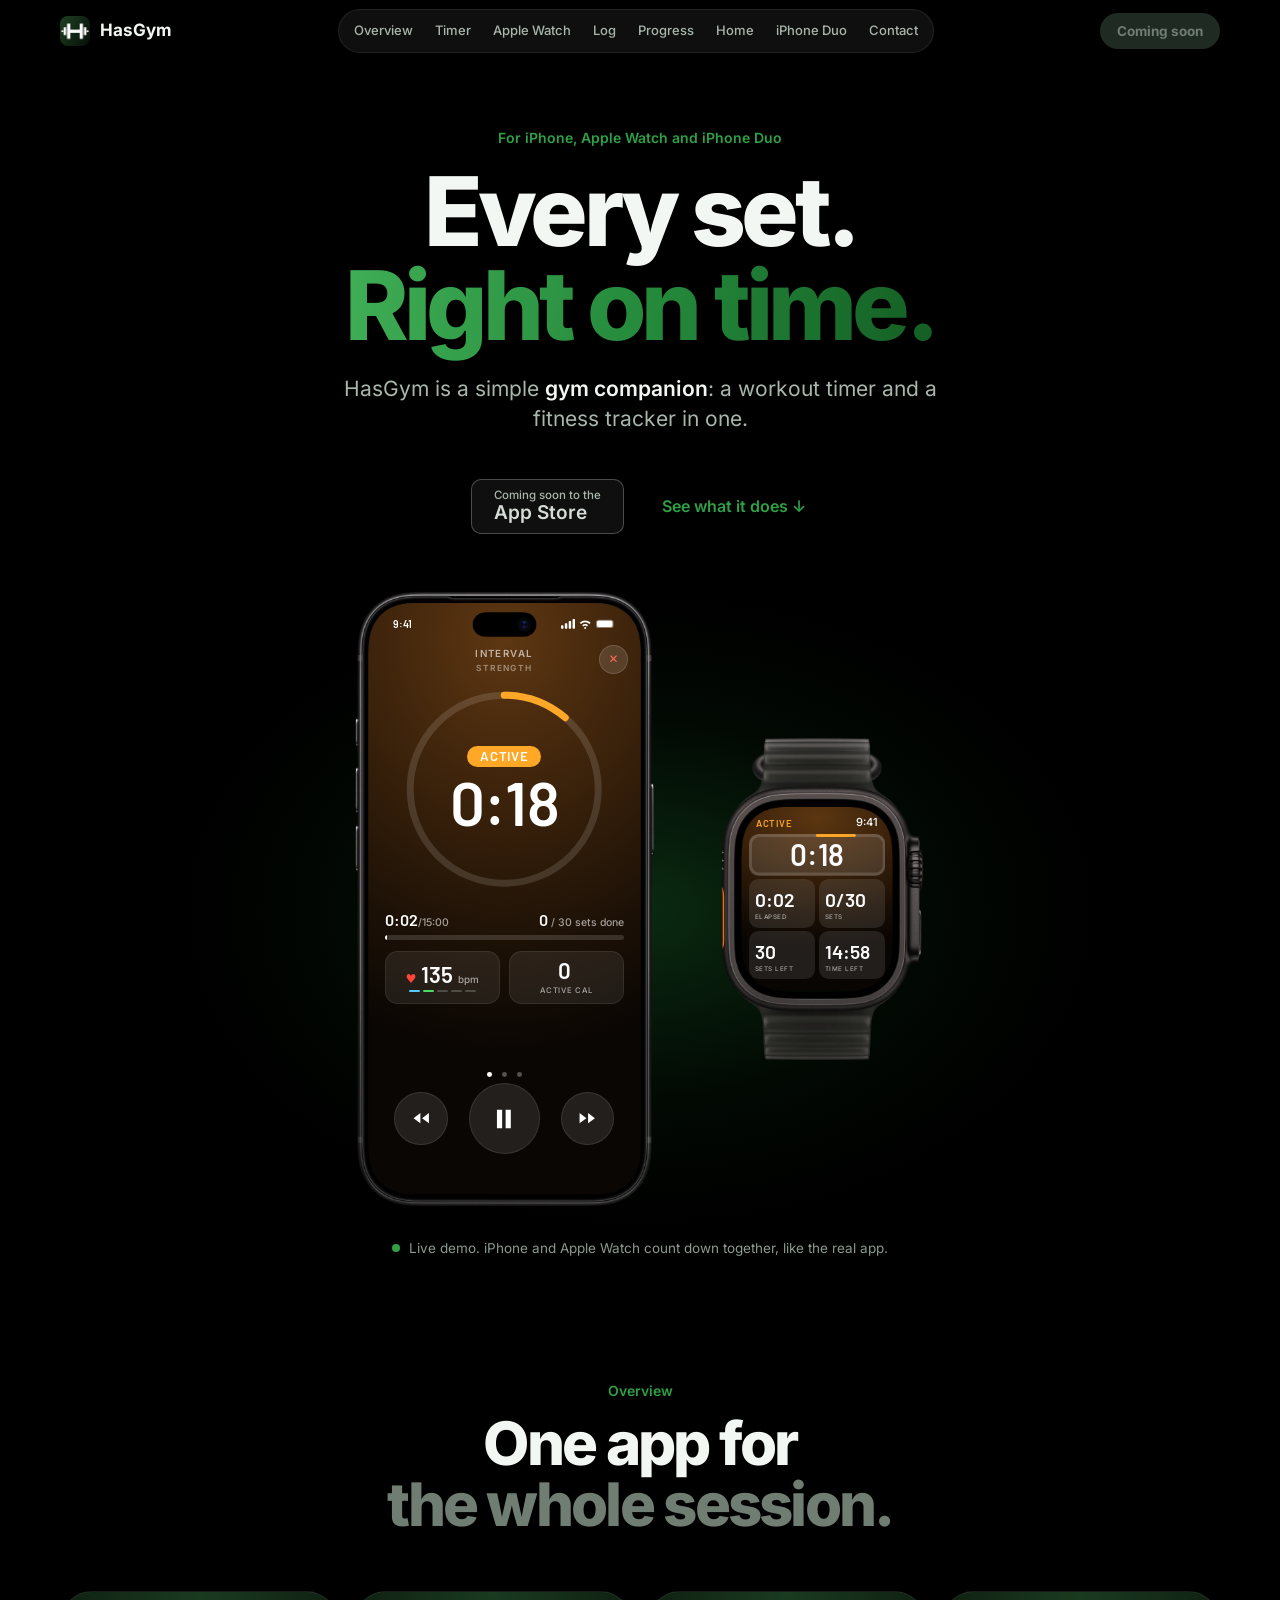
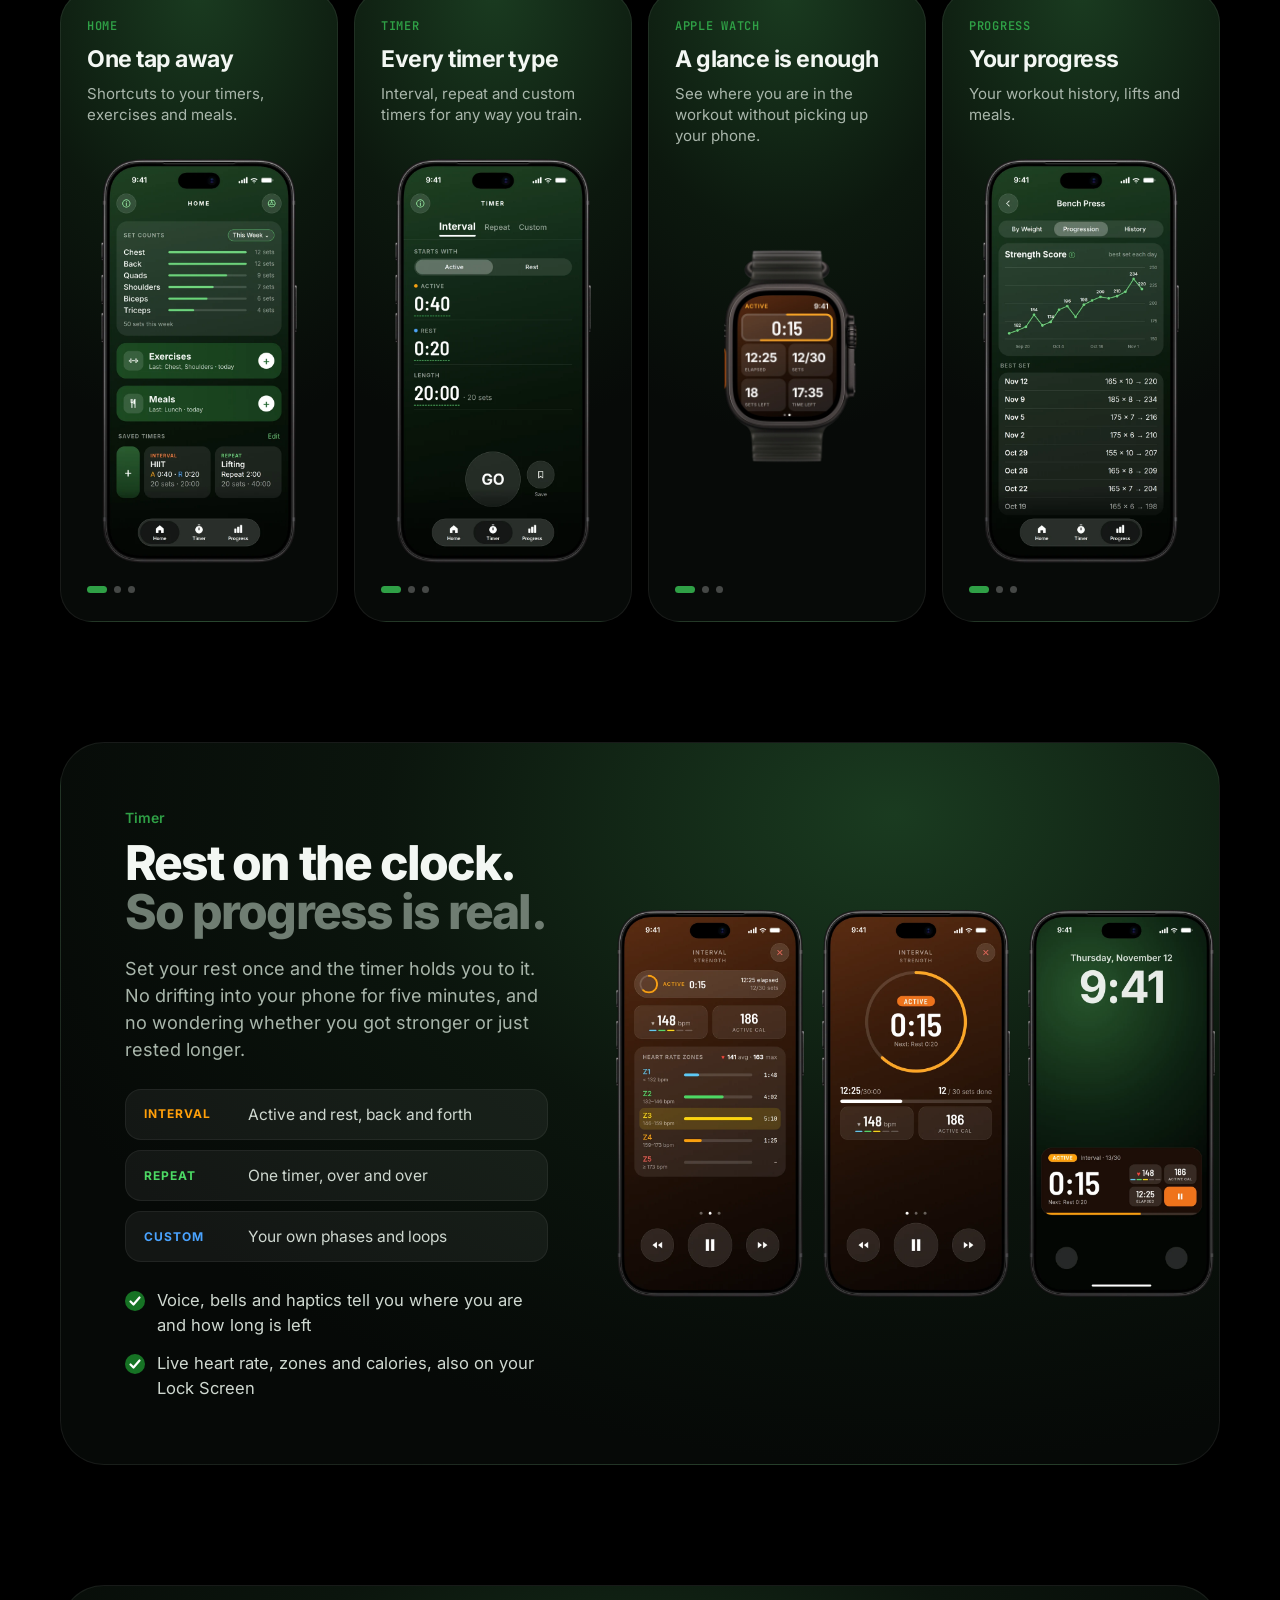
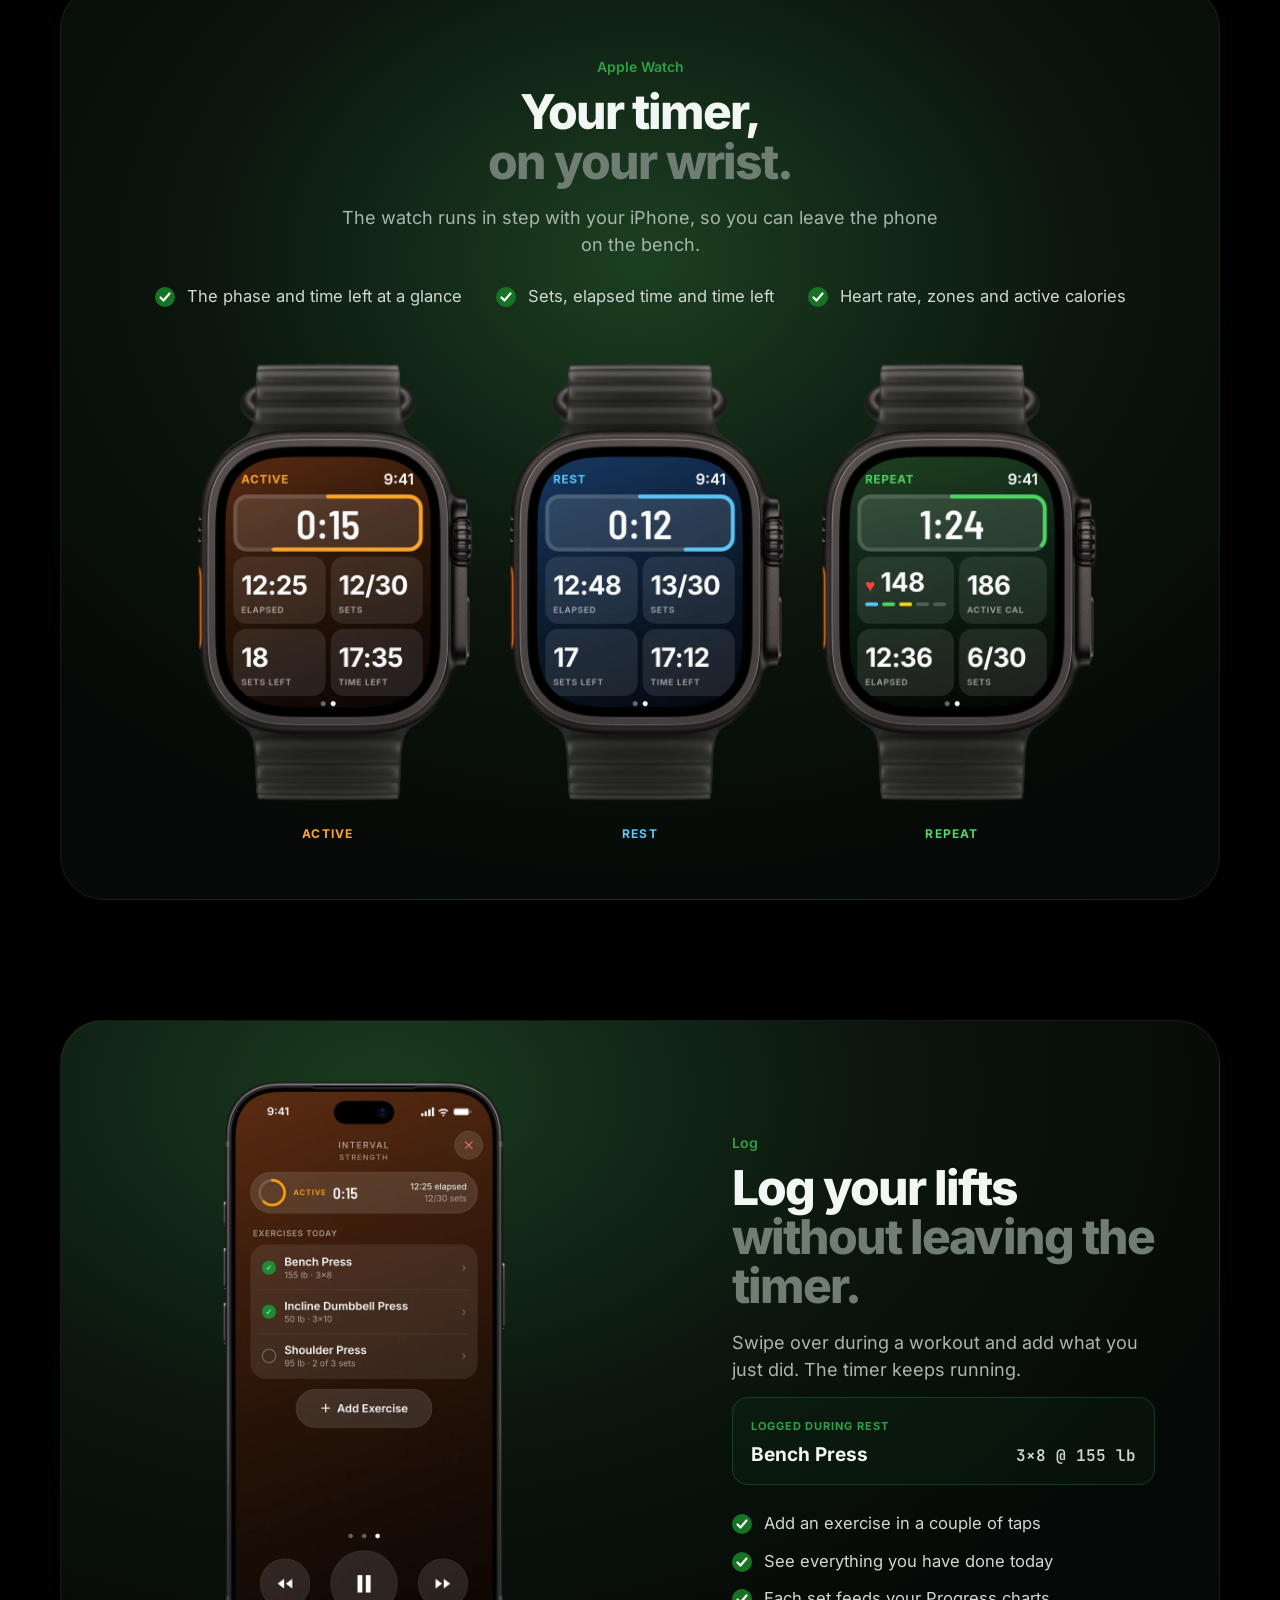
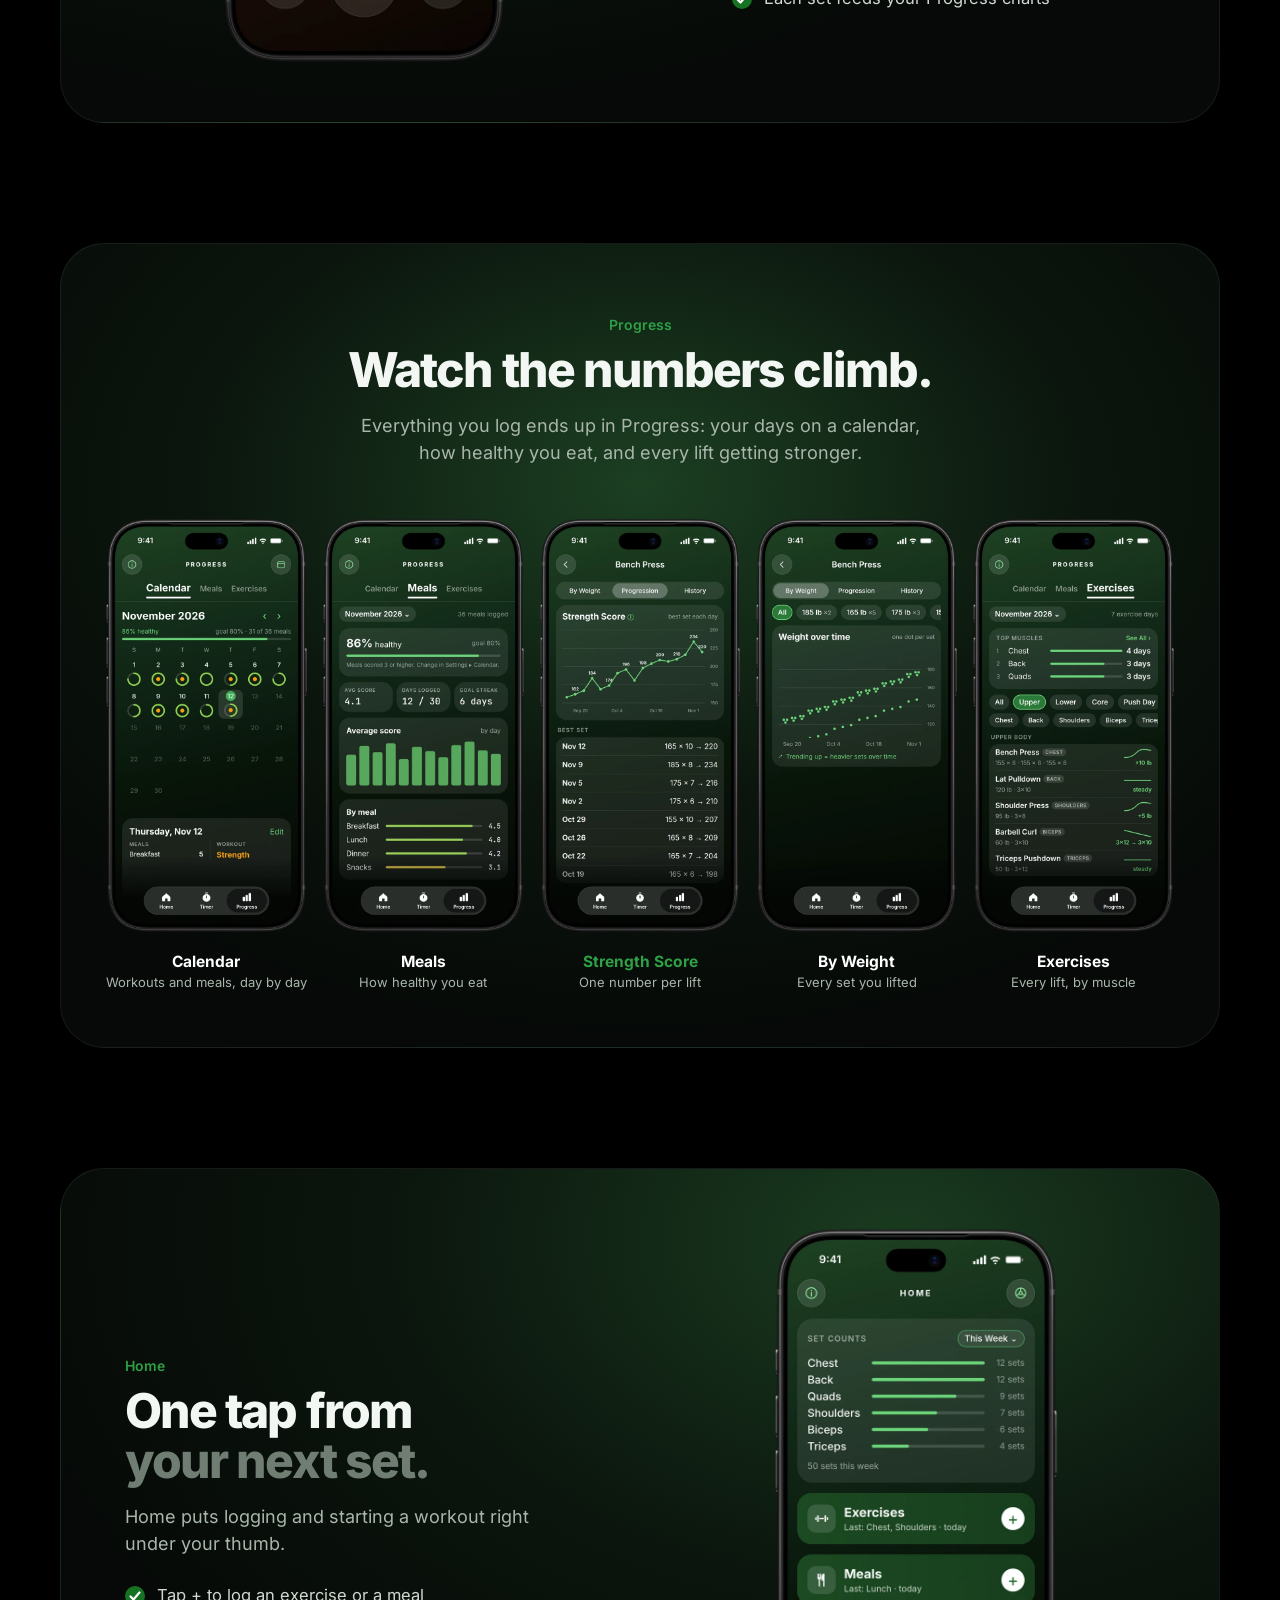
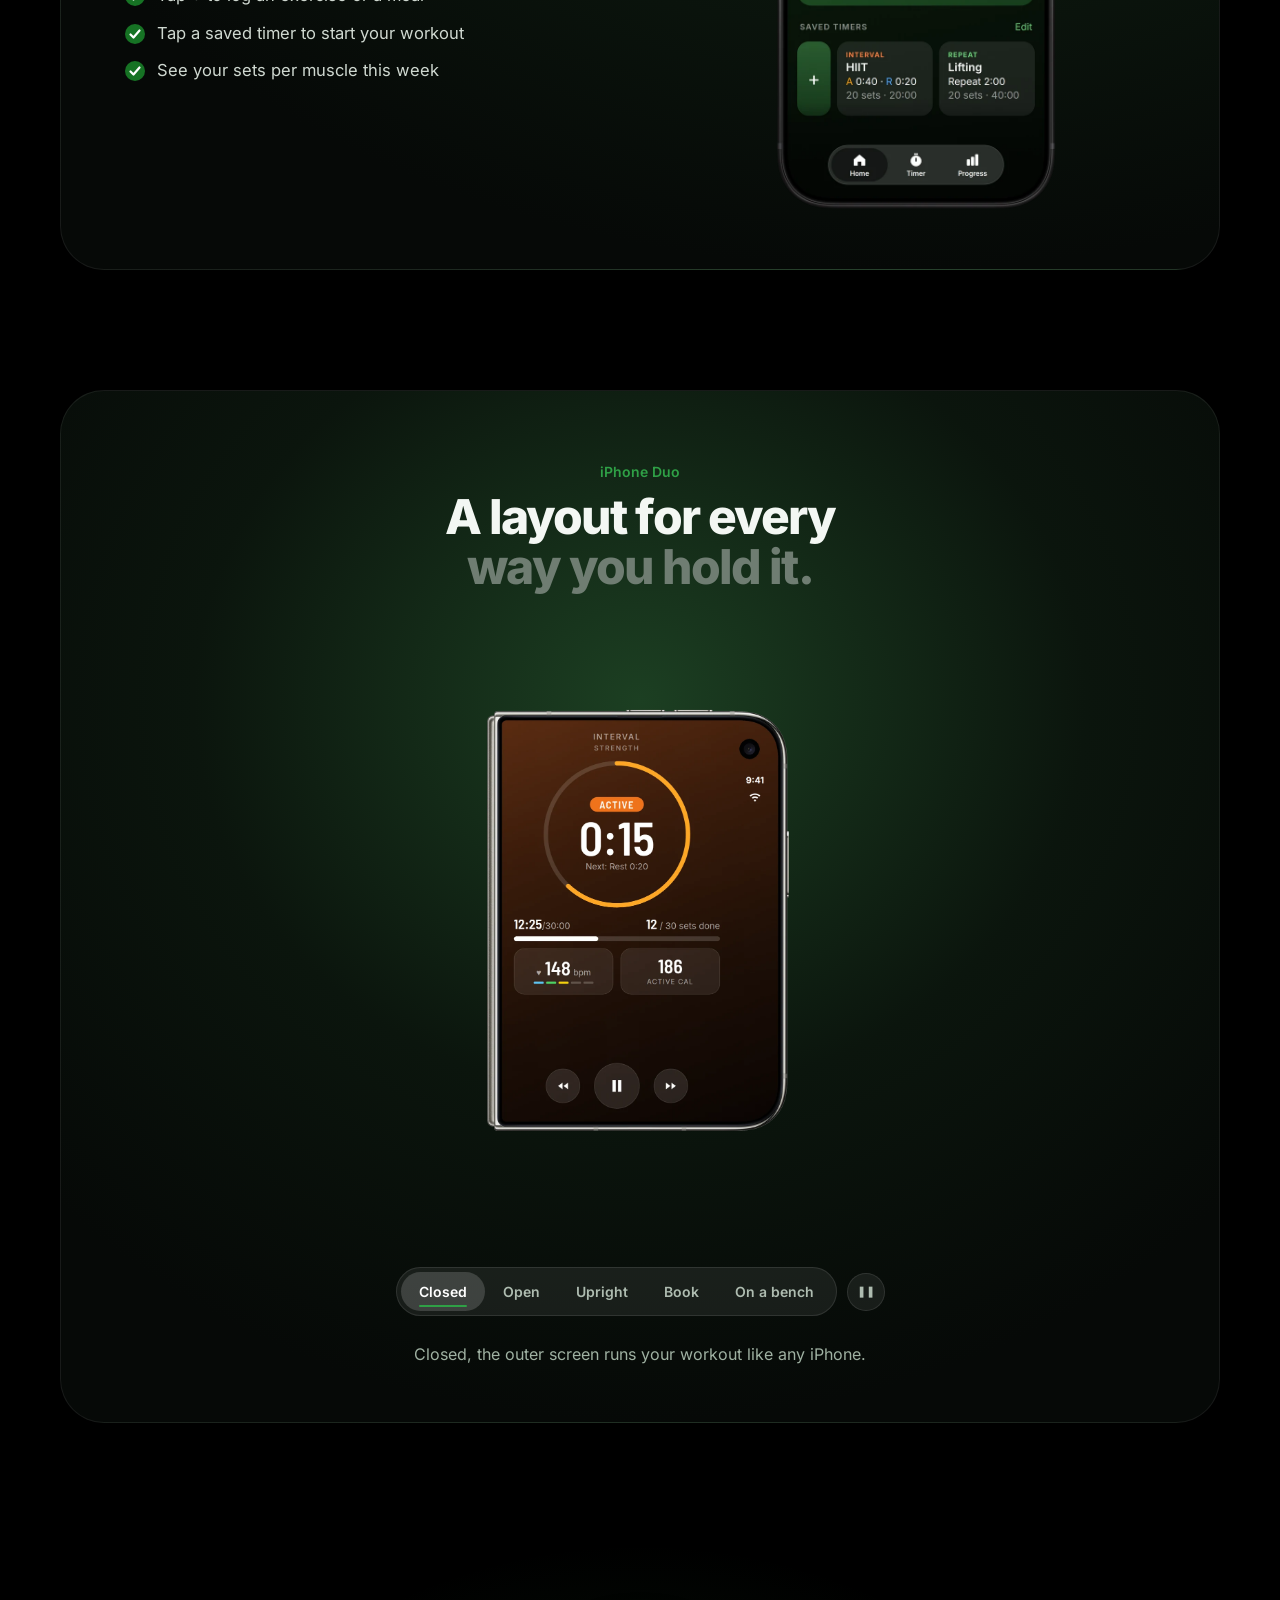
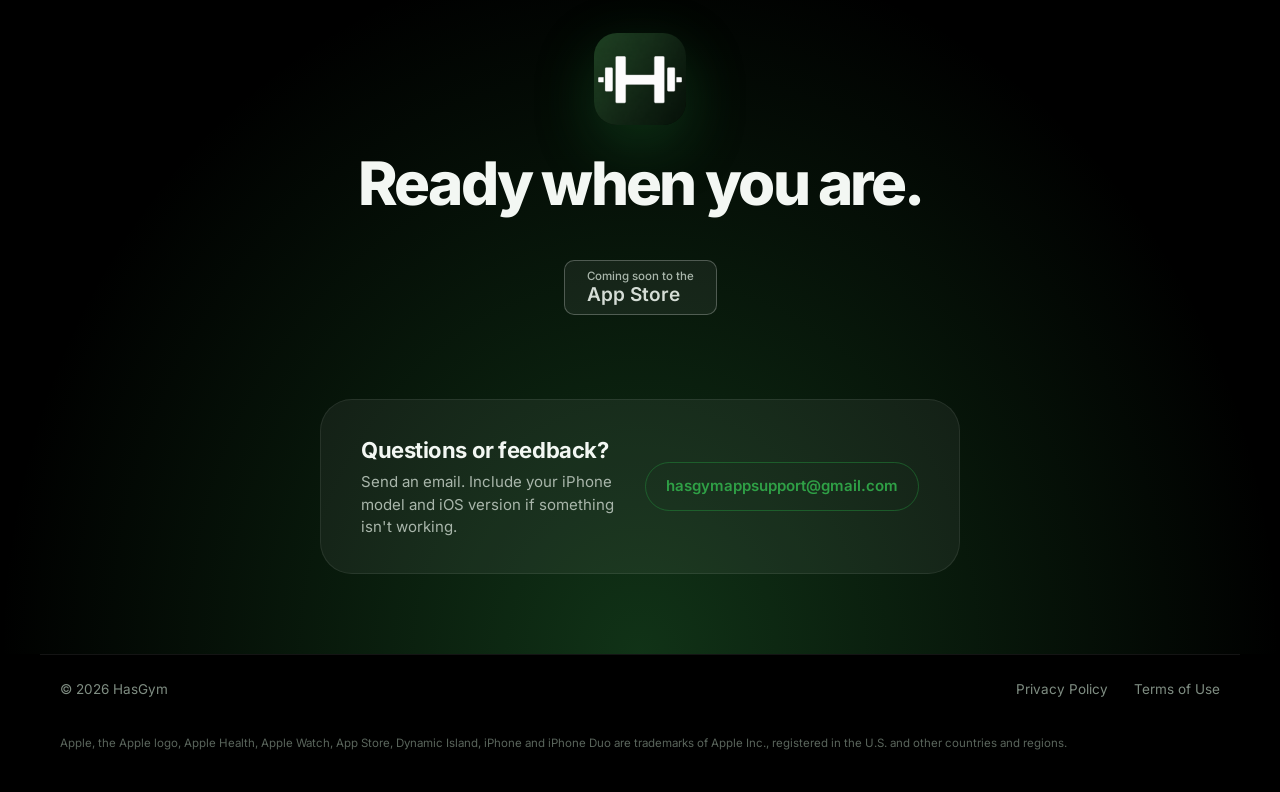
<file: index.html>
<!doctype html>
<html lang="en"><head><meta charset="utf-8"><meta name="viewport" content="width=device-width, initial-scale=1">
<title>HasGym: workout timer and fitness tracker</title>
<meta name="description" content="HasGym is a simple gym companion: a workout timer and a fitness tracker in one, for iPhone, Apple Watch and iPhone Duo.">
<meta name="theme-color" content="#000000"><link rel="icon" href="assets/icon.png">
<link rel="stylesheet" href="assets/fonts/fonts.css">
<link rel="stylesheet" href="devices.css?v=1794557194"><link rel="stylesheet" href="site.css?v=1794557194"></head><body>

<!-- At launch: swap each .hg-soon for <a class="hg-badge" href="APP_STORE_URL"><img src="assets/app-store-badge-white.svg" alt="Download on the App Store" width="165" height="55"></a>, and .hg-dl-soon for <a class="hg-dl" href="APP_STORE_URL">Download</a>. -->
<header class="hg-top"><div class="hg-w"><a class="hg-brand" href="#top"><img src="assets/icon.png" alt="">HasGym</a>
<nav class="hg-nav" aria-label="Sections"><i></i><a href="#overview">Overview</a><a href="#timer">Timer</a><a href="#watch">Apple Watch</a><a href="#log">Log</a><a href="#progress">Progress</a><a href="#home">Home</a><a href="#duo">iPhone Duo</a><a href="#contact">Contact</a></nav>
<span class="hg-dl hg-dl-soon">Coming soon</span></div></header>

<main id="top">
<section class="hg-hero"><div class="hg-w">
<p class="hg-eb">For iPhone, Apple Watch and iPhone Duo</p>
<h1>Every set.<br><em>Right on time.</em></h1>
<p class="hg-sub">HasGym is a simple <b>gym companion</b>: a workout timer and a fitness tracker in one.</p>
<div class="hg-cta"><span class="hg-soon"><small>Coming soon to the</small><b>App Store</b></span><a class="hg-more" href="#overview">See what it does ↓</a></div>
<div class="hg-stage">
<div class="frl frl-phone" data-live="phone"><img src="assets/framed/bezel-iphone.webp" alt=""></div>
<div class="frl frl-watch" data-live="watch"><img src="assets/framed/bezel-watch.webp" alt=""></div>
</div>
<p class="hg-livecap">Live demo. iPhone and Apple Watch count down together, like the real app.</p>
</div></section>

<section class="hg-s" id="overview"><div class="hg-w"><div class="hg-hd"><p class="hg-eb">Overview</p><h2>One app for<br><span>the whole session.</span></h2></div>
<div class="hg-ov">
<button type="button" class="hg-oc" aria-label="Home: show the next screen"><small>HOME</small><h3>One tap away</h3><p>Shortcuts to your timers, exercises and meals.</p><div class="hg-ph hg-rot" style="zoom:.46"><img class="fr fr-phone on" src="assets/framed/home.webp" alt="Home with set counts"><img class="fr fr-phone" src="assets/framed/home-saved.webp" alt="Home with saved timers and meals"><img class="fr fr-phone" src="assets/framed/home-today.webp" alt="Home with the Today card"></div><span class="hg-dots"><i></i><i></i><i></i></span></button>
<button type="button" class="hg-oc" aria-label="Timer: show the next screen"><small>TIMER</small><h3>Every timer type</h3><p>Interval, repeat and custom timers for any way you train.</p><div class="hg-ph hg-rot" style="zoom:.46"><img class="fr fr-phone on" src="assets/framed/setup-interval.webp" alt="Interval timer setup"><img class="fr fr-phone" src="assets/framed/setup-repeat.webp" alt="Repeat timer setup"><img class="fr fr-phone" src="assets/framed/setup-custom.webp" alt="Custom timer setup"></div><span class="hg-dots"><i></i><i></i><i></i></span></button>
<button type="button" class="hg-oc" aria-label="Apple Watch: show the next screen"><small>APPLE WATCH</small><h3>A glance is enough</h3><p>See where you are in the workout without picking up your phone.</p><div class="hg-ph hg-rot" style="zoom:.46"><img class="fr fr-watch on" src="assets/framed/watch-active.webp" alt="Apple Watch timer"><img class="fr fr-watch" src="assets/framed/watch-done.webp" alt="Apple Watch workout summary"><img class="fr fr-watch" src="assets/framed/watch-controls.webp" alt="Apple Watch pause and end"></div><span class="hg-dots"><i></i><i></i><i></i></span></button>
<button type="button" class="hg-oc" aria-label="Progress: show the next screen"><small>PROGRESS</small><h3>Your progress</h3><p>Your workout history, lifts and meals.</p><div class="hg-ph hg-rot" style="zoom:.46"><img class="fr fr-phone on" src="assets/framed/strength.webp" alt="Strength Score chart"><img class="fr fr-phone" src="assets/framed/byweight.webp" alt="Weight over time"><img class="fr fr-phone" src="assets/framed/meals.webp" alt="Meals tab"></div><span class="hg-dots"><i></i><i></i><i></i></span></button>
</div></div></section>

<section class="hg-s" id="timer"><div class="hg-w"><div class="hg-p">
<div class="hg-tx"><p class="hg-eb">Timer</p><h3>Rest on the clock.<span>So progress is real.</span></h3>
<p>Set your rest once and the timer holds you to it. No drifting into your phone for five minutes, and no wondering whether you got stronger or just rested longer.</p>
<div class="hg-types"><div><b style="color:#ff9f0a">INTERVAL</b>Active and rest, back and forth</div><div><b style="color:#4cd964">REPEAT</b>One timer, over and over</div><div><b style="color:#4aa3ff">CUSTOM</b>Your own phases and loops</div></div>
<ul class="hg-ck"><li>Voice, bells and haptics tell you where you are and how long is left</li><li>Live heart rate, zones and calories, also on your Lock Screen</li></ul></div>
<div class="hg-vis"><div class="hg-trio3"><div class="hg-ph" style="zoom:.44"><img class="fr fr-phone" src="assets/framed/zones.webp" alt="Live heart rate zones during a workout" loading="lazy"></div><div class="hg-ph" style="zoom:.44"><img class="fr fr-phone" src="assets/framed/workout.webp" alt="An interval timer counting down" loading="lazy"></div><div class="hg-ph" style="zoom:.44"><img class="fr fr-phone" src="assets/framed/lock.webp" alt="The timer as a Live Activity on the Lock Screen" loading="lazy"></div></div></div>
</div></div></section>

<section class="hg-s" id="watch"><div class="hg-w"><div class="hg-p wide hg-wsec">
<div class="hg-tx"><p class="hg-eb">Apple Watch</p><h3>Your timer,<span>on your wrist.</span></h3>
<p>The watch runs in step with your iPhone, so you can leave the phone on the bench.</p>
<ul class="hg-ck"><li>The phase and time left at a glance</li><li>Sets, elapsed time and time left</li><li>Heart rate, zones and active calories</li></ul></div>
<div class="hg-vis"><div class="hg-watches"><figure><div class="hg-ph" style="zoom:.95"><img class="fr fr-watch" src="assets/framed/watch-active.webp" alt="Apple Watch in the active phase" loading="lazy"></div><figcaption style="color:#ffa726">ACTIVE</figcaption></figure><figure><div class="hg-ph" style="zoom:.95"><img class="fr fr-watch" src="assets/framed/watch-rest.webp" alt="Apple Watch in the rest phase" loading="lazy"></div><figcaption style="color:#5ac8fa">REST</figcaption></figure><figure><div class="hg-ph" style="zoom:.95"><img class="fr fr-watch" src="assets/framed/watch-repeat.webp" alt="Apple Watch running a repeat timer" loading="lazy"></div><figcaption style="color:#4cd964">REPEAT</figcaption></figure></div></div>
</div></div></section>

<section class="hg-s" id="log"><div class="hg-w"><div class="hg-p rev">
<div class="hg-tx"><p class="hg-eb">Log</p><h3>Log your lifts<span>without leaving the timer.</span></h3>
<p>Swipe over during a workout and add what you just did. The timer keeps running.</p>
<div class="hg-log"><small>LOGGED DURING REST</small><p><b>Bench Press</b><span>3×8 @ 155 lb</span></p></div>
<ul class="hg-ck"><li>Add an exercise in a couple of taps</li><li>See everything you have done today</li><li>Each set feeds your Progress charts</li></ul></div>
<div class="hg-vis"><div class="hg-ph" style="zoom:.66"><img class="fr fr-phone" src="assets/framed/logex.webp" alt="Logging exercises during a running workout" loading="lazy"></div></div>
</div></div></section>

<section class="hg-s" id="progress"><div class="hg-w"><div class="hg-p wide">
<div class="hg-tx"><p class="hg-eb">Progress</p><h3>Watch the numbers climb.</h3>
<p>Everything you log ends up in Progress: your days on a calendar, how healthy you eat, and every lift getting stronger.</p></div>
<div class="hg-gal"><figure class=""><div class="hg-ph" style="zoom:.47"><img class="fr fr-phone" src="assets/framed/calendar.webp" alt="Calendar of workouts and meals" loading="lazy"></div><figcaption><b>Calendar</b>Workouts and meals, day by day</figcaption></figure><figure class=""><div class="hg-ph" style="zoom:.47"><img class="fr fr-phone" src="assets/framed/meals.webp" alt="Meals tab with healthy share" loading="lazy"></div><figcaption><b>Meals</b>How healthy you eat</figcaption></figure><figure class="big"><div class="hg-ph" style="zoom:.47"><img class="fr fr-phone" src="assets/framed/strength.webp" alt="Strength Score chart" loading="lazy"></div><figcaption><b>Strength Score</b>One number per lift</figcaption></figure><figure class=""><div class="hg-ph" style="zoom:.47"><img class="fr fr-phone" src="assets/framed/byweight.webp" alt="Chart of weight over time" loading="lazy"></div><figcaption><b>By Weight</b>Every set you lifted</figcaption></figure><figure class=""><div class="hg-ph" style="zoom:.47"><img class="fr fr-phone" src="assets/framed/exercises.webp" alt="Exercises grouped by muscle" loading="lazy"></div><figcaption><b>Exercises</b>Every lift, by muscle</figcaption></figure></div>
</div></div></section>

<section class="hg-s" id="home"><div class="hg-w"><div class="hg-p">
<div class="hg-tx"><p class="hg-eb">Home</p><h3>One tap from<span>your next set.</span></h3>
<p>Home puts logging and starting a workout right under your thumb.</p>
<ul class="hg-ck"><li>Tap + to log an exercise or a meal</li><li>Tap a saved timer to start your workout</li><li>See your sets per muscle this week</li></ul></div>
<div class="hg-vis"><div class="hg-ph" style="zoom:.66"><img class="fr fr-phone" src="assets/framed/home.webp" alt="HasGym Home with set counts, shortcuts and saved timers" loading="lazy"></div></div>
</div></div></section>

<section class="hg-s" id="duo"><div class="hg-w"><div class="hg-p wide">
<div class="hg-tx"><p class="hg-eb">iPhone Duo</p><h3>A layout for every<span>way you hold it.</span></h3></div>
<div class="hg-vis" style="padding-top:10px"><div data-duo-stage></div></div>
</div></div></section>

<section class="hg-end" id="contact"><div class="hg-w"><img src="assets/icon.png" alt="">
<h2>Ready when you are.</h2><div class="hg-cta"><span class="hg-soon"><small>Coming soon to the</small><b>App Store</b></span></div>
<div class="hg-contact"><div><h3>Questions or feedback?</h3><p>Send an email. Include your iPhone model and iOS version if something isn't working.</p></div><a class="hg-mail" href="mailto:hasgymappsupport@gmail.com">hasgymappsupport@gmail.com</a></div>
</div></section>
</main>

<footer class="hg-foot"><div class="hg-w"><span>© 2026 HasGym</span><nav><a href="privacy-policy/">Privacy Policy</a><a href="terms-of-use/">Terms of Use</a></nav></div>
<p class="hg-tm">Apple, the Apple logo, Apple Health, Apple Watch, App Store, Dynamic Island, iPhone and iPhone Duo are trademarks of Apple Inc., registered in the U.S. and other countries and regions.</p></footer>
<script src="devices.js?v=1794557194"></script><script src="site.js?v=1794557194"></script></body></html>
</file>
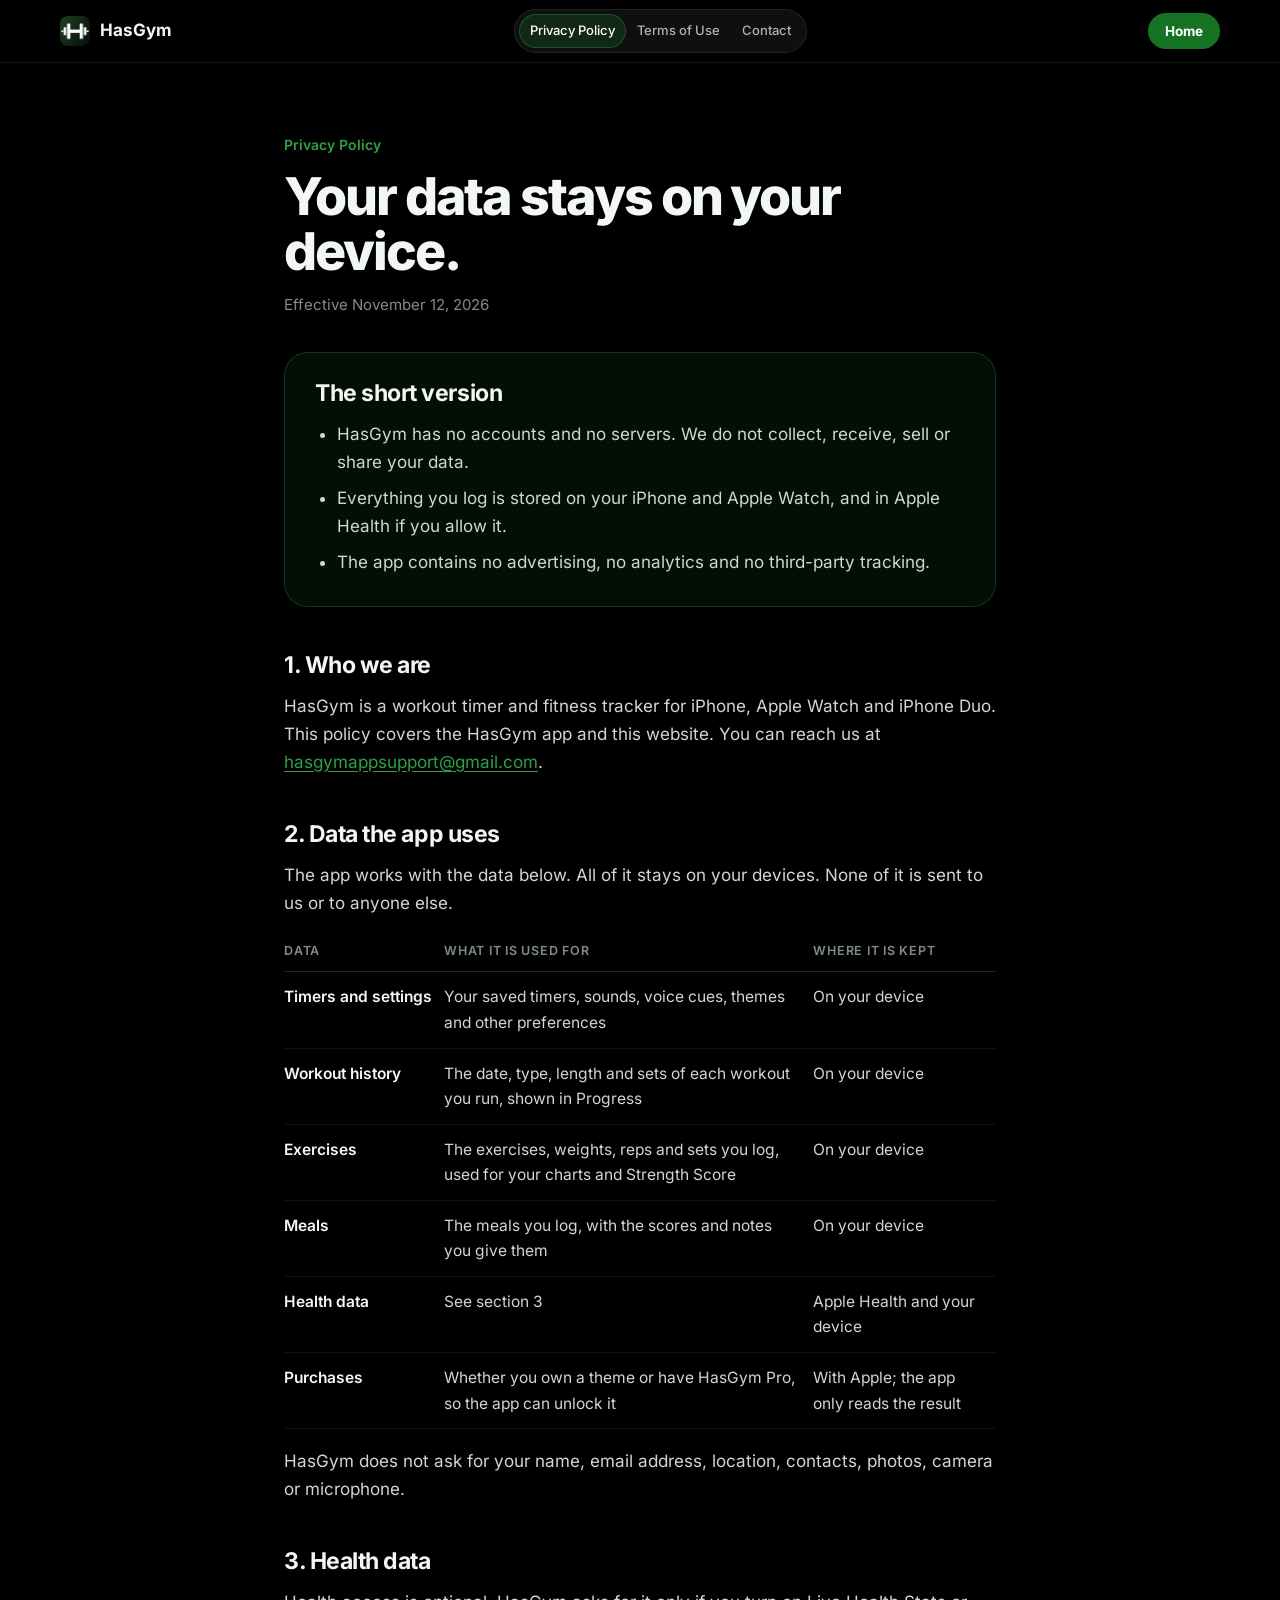
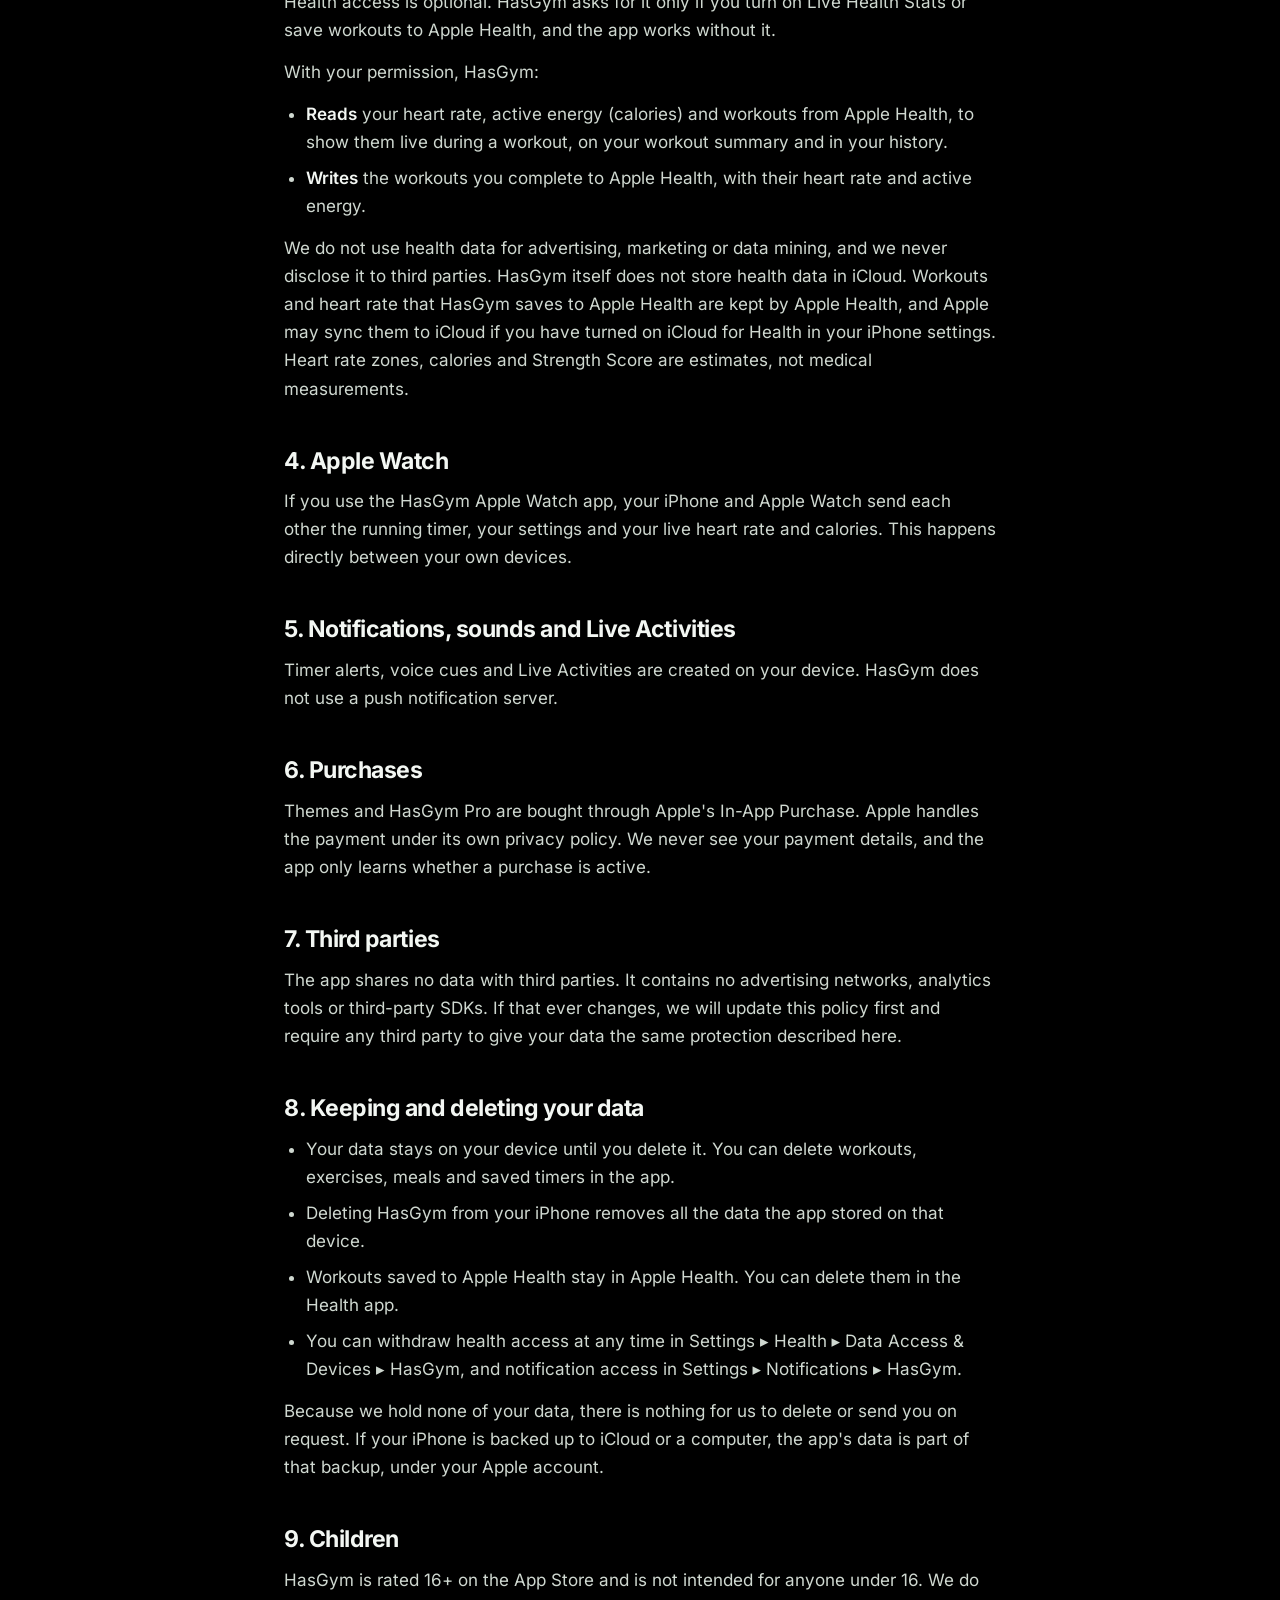
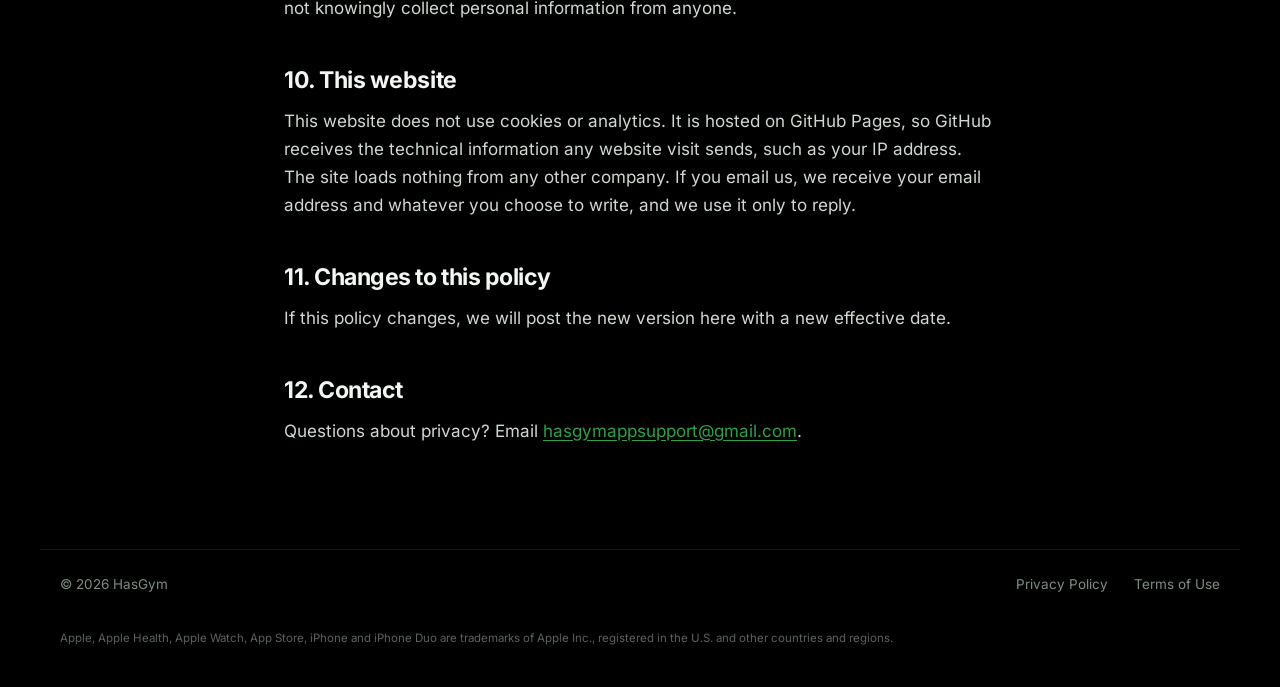
<file: privacy-policy/index.html>
<!doctype html>
<html lang="en"><head><meta charset="utf-8"><meta name="viewport" content="width=device-width, initial-scale=1">
<title>Privacy Policy · HasGym</title>
<meta name="description" content="HasGym has no accounts and no servers. Your data stays on your device and in Apple Health.">
<meta name="theme-color" content="#000000"><link rel="icon" href="../assets/icon.png">
<link rel="stylesheet" href="../assets/fonts/fonts.css">
<link rel="stylesheet" href="../site.css?v=1794557194"></head><body>

<header class="hg-top scrolled"><div class="hg-w"><a class="hg-brand" href="../"><img src="../assets/icon.png" alt="">HasGym</a>
<nav class="hg-nav hg-nav-legal" aria-label="Legal"><a href="../privacy-policy/" class="on">Privacy Policy</a><a href="../terms-of-use/">Terms of Use</a><a href="../#contact">Contact</a></nav>
<a class="hg-dl" href="../">Home</a></div></header>

<main class="hg-legal">
<p class="hg-eb">Privacy Policy</p>
<h1>Your data stays on your device.</h1>
<p class="hg-date">Effective November 12, 2026</p>

<div class="hg-sum"><h2>The short version</h2>
<ul><li>HasGym has no accounts and no servers. We do not collect, receive, sell or share your data.</li>
<li>Everything you log is stored on your iPhone and Apple Watch, and in Apple Health if you allow it.</li>
<li>The app contains no advertising, no analytics and no third-party tracking.</li></ul></div>

<h2>1. Who we are</h2>
<p>HasGym is a workout timer and fitness tracker for iPhone, Apple Watch and iPhone Duo. This policy covers the HasGym app and this website. You can reach us at <a href="mailto:hasgymappsupport@gmail.com">hasgymappsupport@gmail.com</a>.</p>

<h2>2. Data the app uses</h2>
<p>The app works with the data below. All of it stays on your devices. None of it is sent to us or to anyone else.</p>
<table><thead><tr><th>Data</th><th>What it is used for</th><th>Where it is kept</th></tr></thead><tbody>
<tr><td>Timers and settings</td><td>Your saved timers, sounds, voice cues, themes and other preferences</td><td>On your device</td></tr>
<tr><td>Workout history</td><td>The date, type, length and sets of each workout you run, shown in Progress</td><td>On your device</td></tr>
<tr><td>Exercises</td><td>The exercises, weights, reps and sets you log, used for your charts and Strength Score</td><td>On your device</td></tr>
<tr><td>Meals</td><td>The meals you log, with the scores and notes you give them</td><td>On your device</td></tr>
<tr><td>Health data</td><td>See section 3</td><td>Apple Health and your device</td></tr>
<tr><td>Purchases</td><td>Whether you own a theme or have HasGym Pro, so the app can unlock it</td><td>With Apple; the app only reads the result</td></tr>
</tbody></table>
<p>HasGym does not ask for your name, email address, location, contacts, photos, camera or microphone.</p>

<h2>3. Health data</h2>
<p>Health access is optional. HasGym asks for it only if you turn on Live Health Stats or save workouts to Apple Health, and the app works without it.</p>
<p>With your permission, HasGym:</p>
<ul><li><strong>Reads</strong> your heart rate, active energy (calories) and workouts from Apple Health, to show them live during a workout, on your workout summary and in your history.</li>
<li><strong>Writes</strong> the workouts you complete to Apple Health, with their heart rate and active energy.</li></ul>
<p>We do not use health data for advertising, marketing or data mining, and we never disclose it to third parties. HasGym itself does not store health data in iCloud. Workouts and heart rate that HasGym saves to Apple Health are kept by Apple Health, and Apple may sync them to iCloud if you have turned on iCloud for Health in your iPhone settings. Heart rate zones, calories and Strength Score are estimates, not medical measurements.</p>

<h2>4. Apple Watch</h2>
<p>If you use the HasGym Apple Watch app, your iPhone and Apple Watch send each other the running timer, your settings and your live heart rate and calories. This happens directly between your own devices.</p>

<h2>5. Notifications, sounds and Live Activities</h2>
<p>Timer alerts, voice cues and Live Activities are created on your device. HasGym does not use a push notification server.</p>

<h2>6. Purchases</h2>
<p>Themes and HasGym Pro are bought through Apple's In-App Purchase. Apple handles the payment under its own privacy policy. We never see your payment details, and the app only learns whether a purchase is active.</p>

<h2>7. Third parties</h2>
<p>The app shares no data with third parties. It contains no advertising networks, analytics tools or third-party SDKs. If that ever changes, we will update this policy first and require any third party to give your data the same protection described here.</p>

<h2>8. Keeping and deleting your data</h2>
<ul><li>Your data stays on your device until you delete it. You can delete workouts, exercises, meals and saved timers in the app.</li>
<li>Deleting HasGym from your iPhone removes all the data the app stored on that device.</li>
<li>Workouts saved to Apple Health stay in Apple Health. You can delete them in the Health app.</li>
<li>You can withdraw health access at any time in Settings ▸ Health ▸ Data Access &amp; Devices ▸ HasGym, and notification access in Settings ▸ Notifications ▸ HasGym.</li></ul>
<p>Because we hold none of your data, there is nothing for us to delete or send you on request. If your iPhone is backed up to iCloud or a computer, the app's data is part of that backup, under your Apple account.</p>

<h2>9. Children</h2>
<p>HasGym is rated 16+ on the App Store and is not intended for anyone under 16. We do not knowingly collect personal information from anyone.</p>

<h2>10. This website</h2>
<p>This website does not use cookies or analytics. It is hosted on GitHub Pages, so GitHub receives the technical information any website visit sends, such as your IP address. The site loads nothing from any other company. If you email us, we receive your email address and whatever you choose to write, and we use it only to reply.</p>

<h2>11. Changes to this policy</h2>
<p>If this policy changes, we will post the new version here with a new effective date.</p>

<h2>12. Contact</h2>
<p>Questions about privacy? Email <a href="mailto:hasgymappsupport@gmail.com">hasgymappsupport@gmail.com</a>.</p>
</main>

<footer class="hg-foot"><div class="hg-w"><span>© 2026 HasGym</span><nav><a href="../privacy-policy/">Privacy Policy</a><a href="../terms-of-use/">Terms of Use</a></nav></div>
<p class="hg-tm">Apple, Apple Health, Apple Watch, App Store, iPhone and iPhone Duo are trademarks of Apple Inc., registered in the U.S. and other countries and regions.</p></footer>
</body></html>
</file>
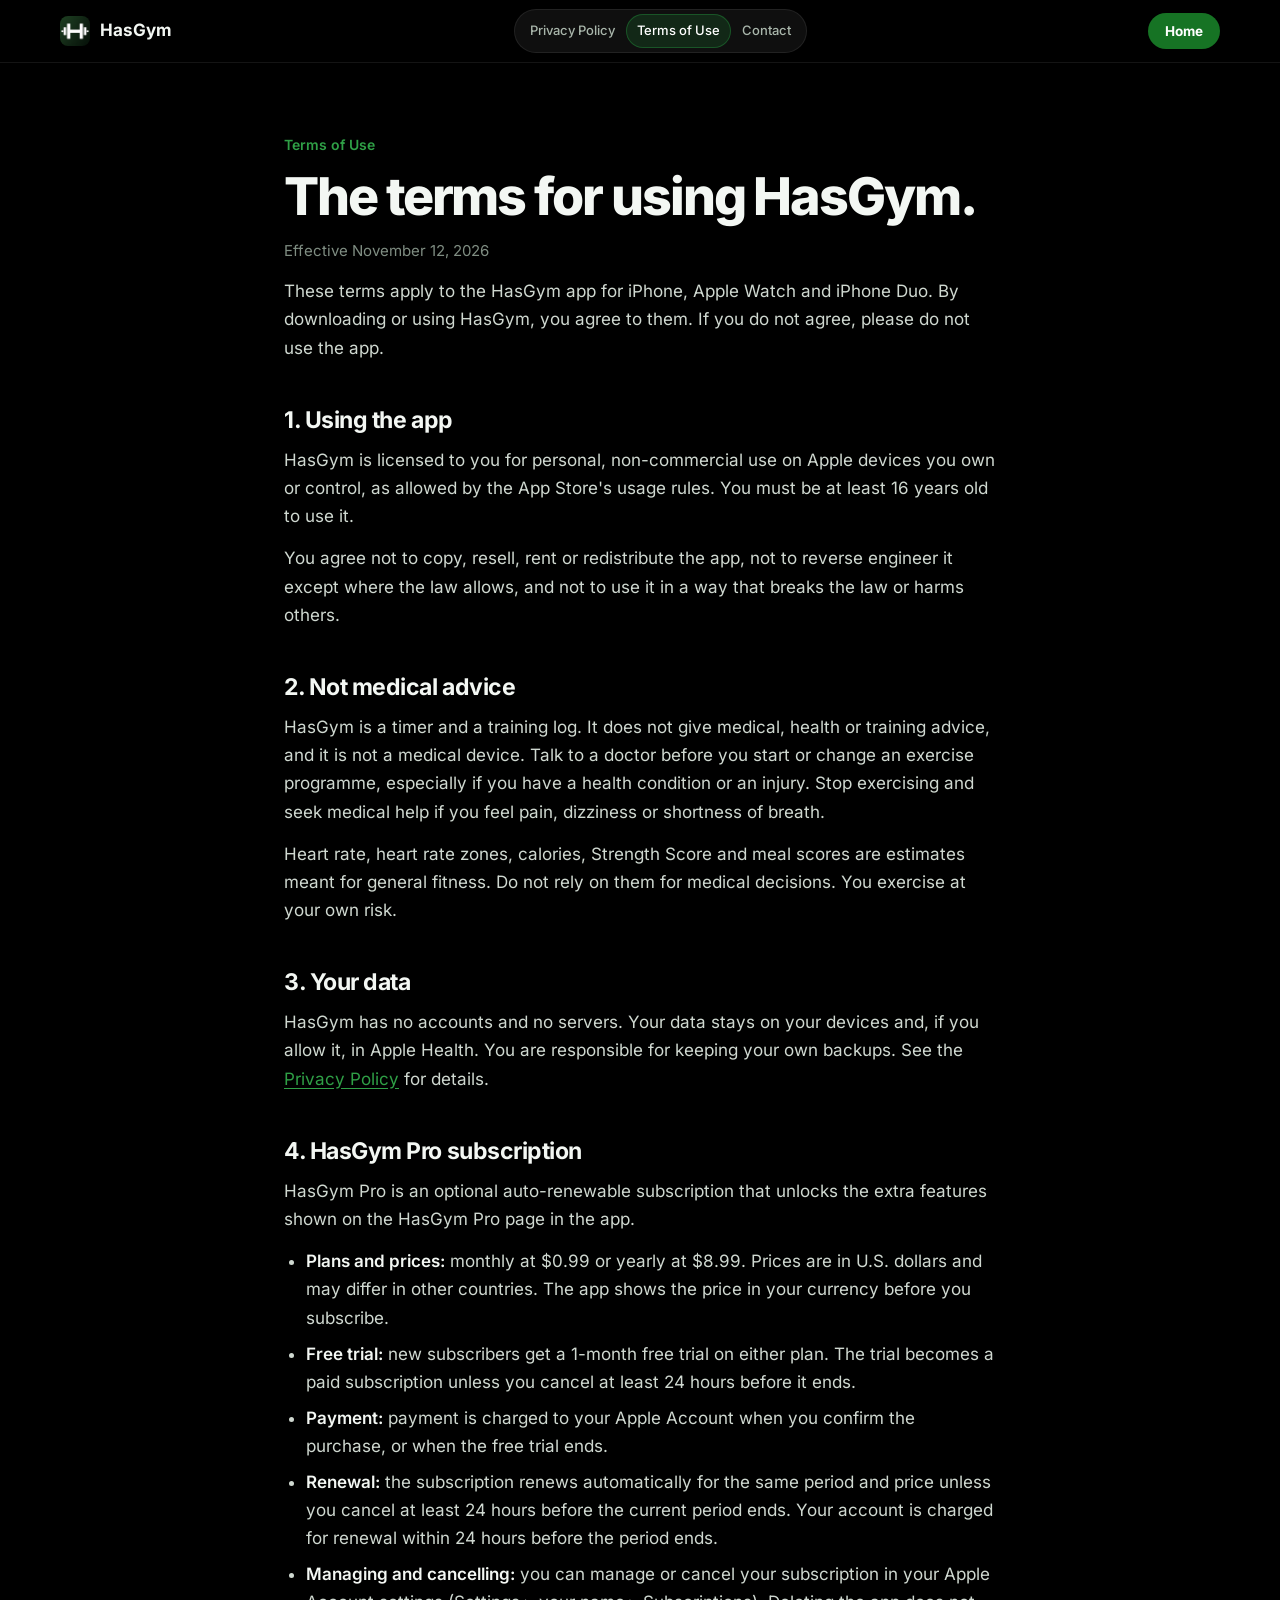
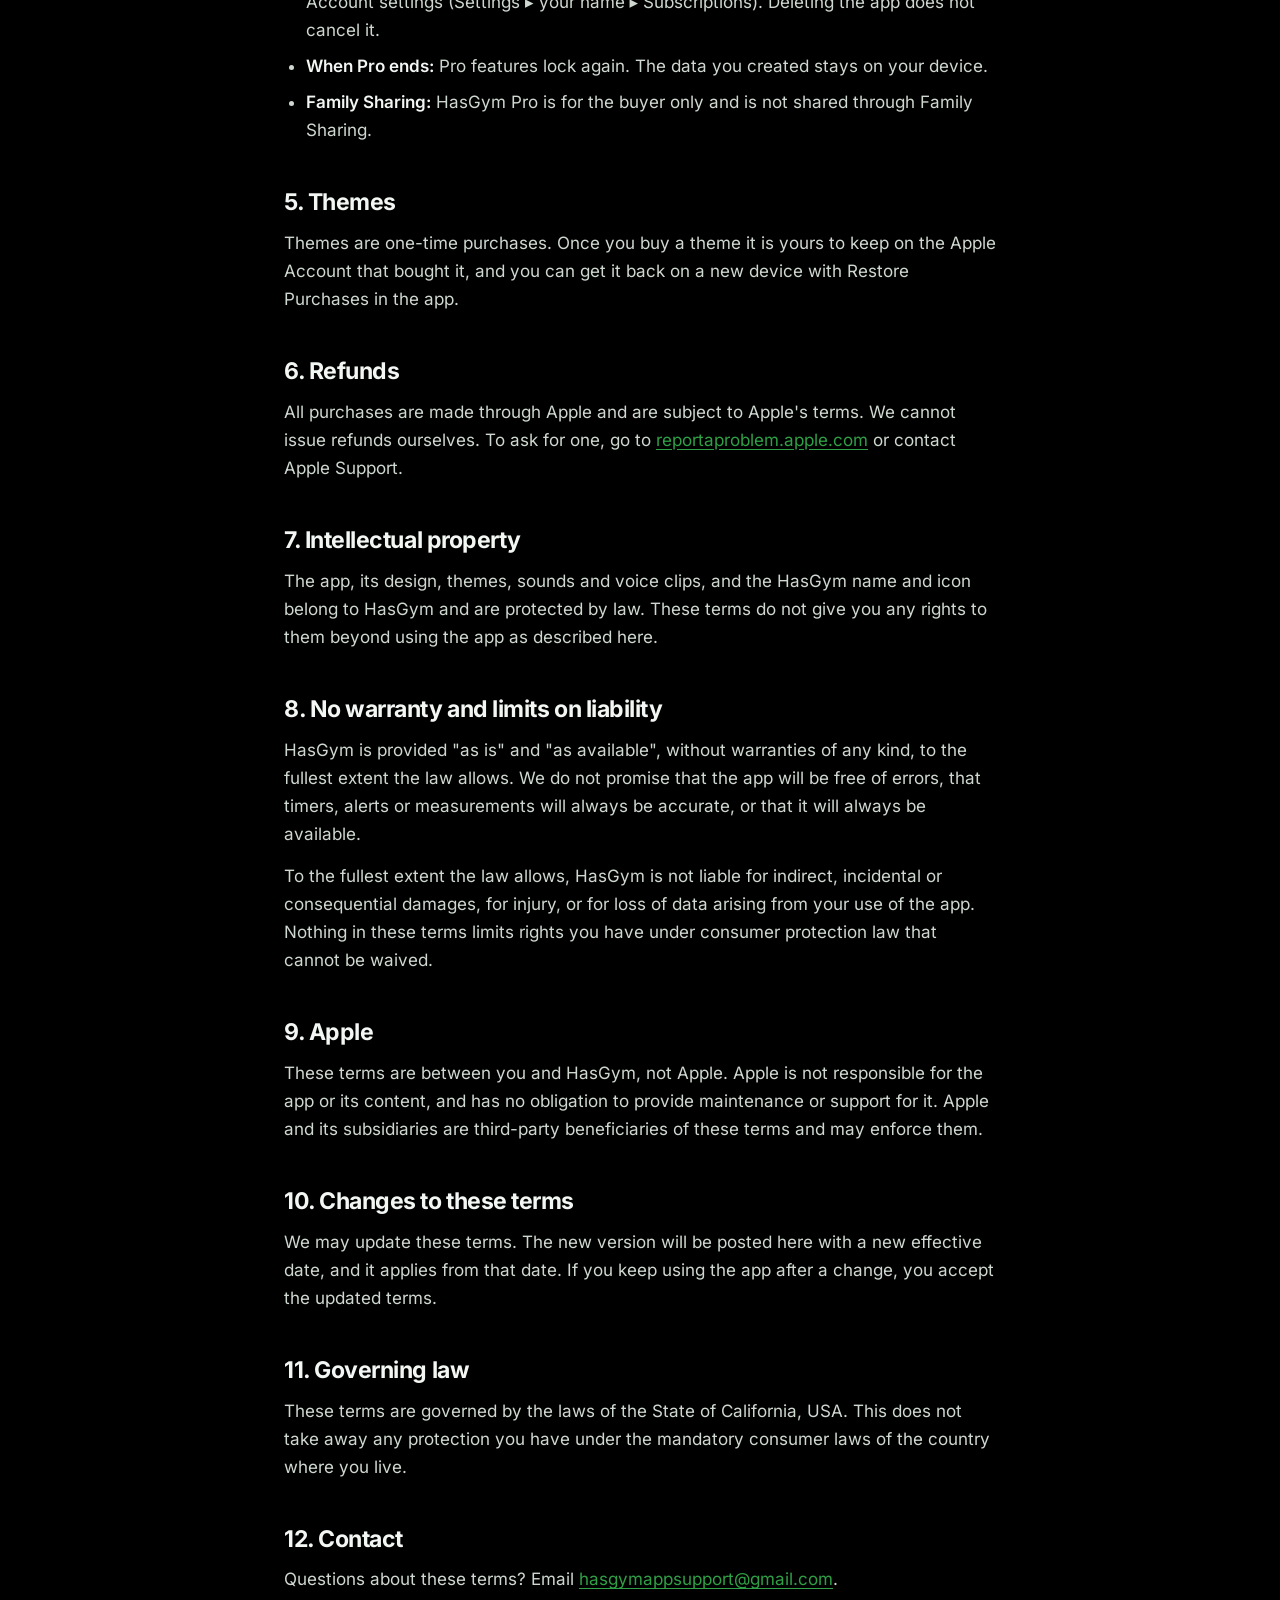
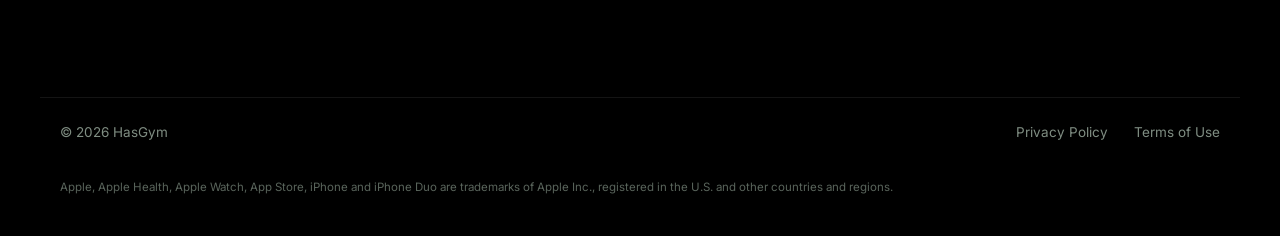
<file: terms-of-use/index.html>
<!doctype html>
<html lang="en"><head><meta charset="utf-8"><meta name="viewport" content="width=device-width, initial-scale=1">
<title>Terms of Use · HasGym</title>
<meta name="description" content="The terms for using the HasGym app, including HasGym Pro subscriptions and themes.">
<meta name="theme-color" content="#000000"><link rel="icon" href="../assets/icon.png">
<link rel="stylesheet" href="../assets/fonts/fonts.css">
<link rel="stylesheet" href="../site.css?v=1794557194"></head><body>

<header class="hg-top scrolled"><div class="hg-w"><a class="hg-brand" href="../"><img src="../assets/icon.png" alt="">HasGym</a>
<nav class="hg-nav hg-nav-legal" aria-label="Legal"><a href="../privacy-policy/">Privacy Policy</a><a href="../terms-of-use/" class="on">Terms of Use</a><a href="../#contact">Contact</a></nav>
<a class="hg-dl" href="../">Home</a></div></header>

<main class="hg-legal">
<p class="hg-eb">Terms of Use</p>
<h1>The terms for using HasGym.</h1>
<p class="hg-date">Effective November 12, 2026</p>

<p>These terms apply to the HasGym app for iPhone, Apple Watch and iPhone Duo. By downloading or using HasGym, you agree to them. If you do not agree, please do not use the app.</p>

<h2>1. Using the app</h2>
<p>HasGym is licensed to you for personal, non-commercial use on Apple devices you own or control, as allowed by the App Store's usage rules. You must be at least 16 years old to use it.</p>
<p>You agree not to copy, resell, rent or redistribute the app, not to reverse engineer it except where the law allows, and not to use it in a way that breaks the law or harms others.</p>

<h2>2. Not medical advice</h2>
<p>HasGym is a timer and a training log. It does not give medical, health or training advice, and it is not a medical device. Talk to a doctor before you start or change an exercise programme, especially if you have a health condition or an injury. Stop exercising and seek medical help if you feel pain, dizziness or shortness of breath.</p>
<p>Heart rate, heart rate zones, calories, Strength Score and meal scores are estimates meant for general fitness. Do not rely on them for medical decisions. You exercise at your own risk.</p>

<h2>3. Your data</h2>
<p>HasGym has no accounts and no servers. Your data stays on your devices and, if you allow it, in Apple Health. You are responsible for keeping your own backups. See the <a href="../privacy-policy/">Privacy Policy</a> for details.</p>

<h2>4. HasGym Pro subscription</h2>
<p>HasGym Pro is an optional auto-renewable subscription that unlocks the extra features shown on the HasGym Pro page in the app.</p>
<ul><li><strong>Plans and prices:</strong> monthly at $0.99 or yearly at $8.99. Prices are in U.S. dollars and may differ in other countries. The app shows the price in your currency before you subscribe.</li>
<li><strong>Free trial:</strong> new subscribers get a 1-month free trial on either plan. The trial becomes a paid subscription unless you cancel at least 24 hours before it ends.</li>
<li><strong>Payment:</strong> payment is charged to your Apple Account when you confirm the purchase, or when the free trial ends.</li>
<li><strong>Renewal:</strong> the subscription renews automatically for the same period and price unless you cancel at least 24 hours before the current period ends. Your account is charged for renewal within 24 hours before the period ends.</li>
<li><strong>Managing and cancelling:</strong> you can manage or cancel your subscription in your Apple Account settings (Settings ▸ your name ▸ Subscriptions). Deleting the app does not cancel it.</li>
<li><strong>When Pro ends:</strong> Pro features lock again. The data you created stays on your device.</li>
<li><strong>Family Sharing:</strong> HasGym Pro is for the buyer only and is not shared through Family Sharing.</li></ul>

<h2>5. Themes</h2>
<p>Themes are one-time purchases. Once you buy a theme it is yours to keep on the Apple Account that bought it, and you can get it back on a new device with Restore Purchases in the app.</p>

<h2>6. Refunds</h2>
<p>All purchases are made through Apple and are subject to Apple's terms. We cannot issue refunds ourselves. To ask for one, go to <a href="https://reportaproblem.apple.com">reportaproblem.apple.com</a> or contact Apple Support.</p>

<h2>7. Intellectual property</h2>
<p>The app, its design, themes, sounds and voice clips, and the HasGym name and icon belong to HasGym and are protected by law. These terms do not give you any rights to them beyond using the app as described here.</p>

<h2>8. No warranty and limits on liability</h2>
<p>HasGym is provided "as is" and "as available", without warranties of any kind, to the fullest extent the law allows. We do not promise that the app will be free of errors, that timers, alerts or measurements will always be accurate, or that it will always be available.</p>
<p>To the fullest extent the law allows, HasGym is not liable for indirect, incidental or consequential damages, for injury, or for loss of data arising from your use of the app. Nothing in these terms limits rights you have under consumer protection law that cannot be waived.</p>

<h2>9. Apple</h2>
<p>These terms are between you and HasGym, not Apple. Apple is not responsible for the app or its content, and has no obligation to provide maintenance or support for it. Apple and its subsidiaries are third-party beneficiaries of these terms and may enforce them.</p>

<h2>10. Changes to these terms</h2>
<p>We may update these terms. The new version will be posted here with a new effective date, and it applies from that date. If you keep using the app after a change, you accept the updated terms.</p>

<h2>11. Governing law</h2>
<p>These terms are governed by the laws of the State of California, USA. This does not take away any protection you have under the mandatory consumer laws of the country where you live.</p>

<h2>12. Contact</h2>
<p>Questions about these terms? Email <a href="mailto:hasgymappsupport@gmail.com">hasgymappsupport@gmail.com</a>.</p>
</main>

<footer class="hg-foot"><div class="hg-w"><span>© 2026 HasGym</span><nav><a href="../privacy-policy/">Privacy Policy</a><a href="../terms-of-use/">Terms of Use</a></nav></div>
<p class="hg-tm">Apple, Apple Health, Apple Watch, App Store, iPhone and iPhone Duo are trademarks of Apple Inc., registered in the U.S. and other countries and regions.</p></footer>
</body></html>
</file>
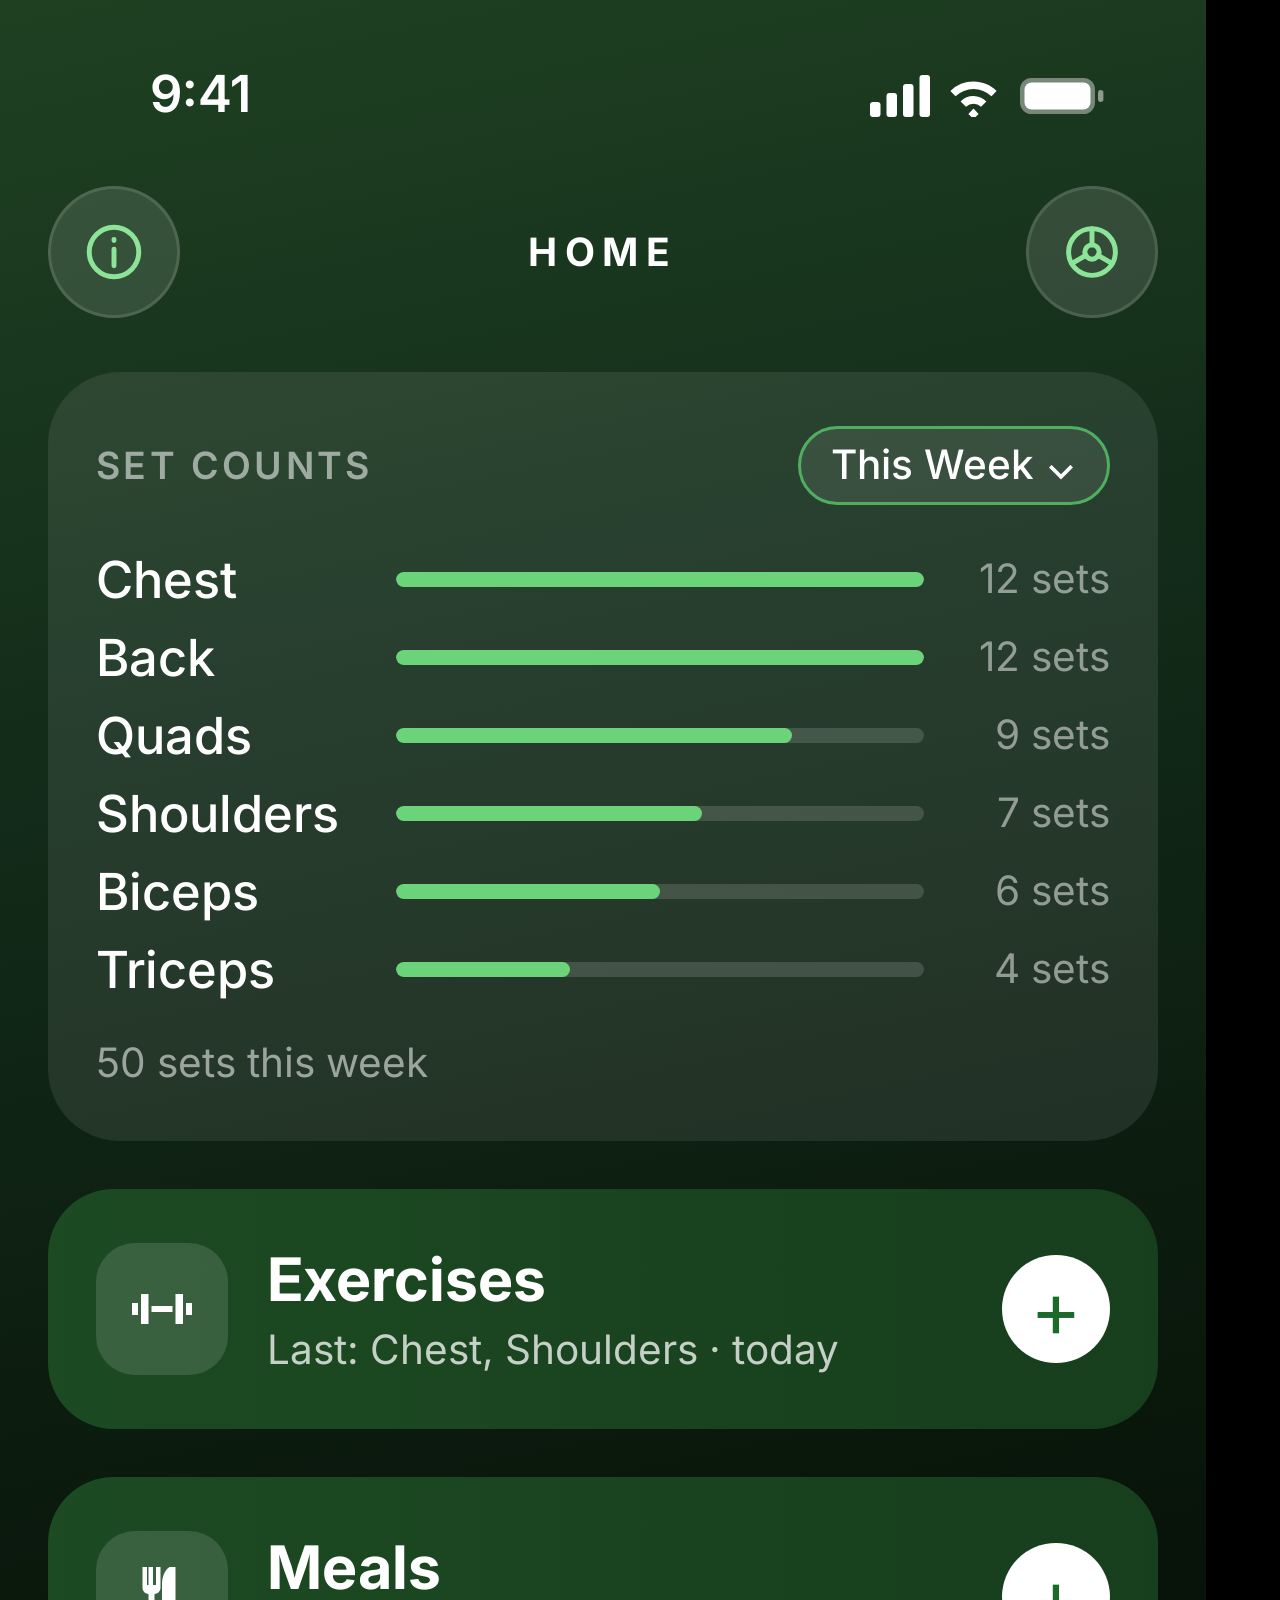
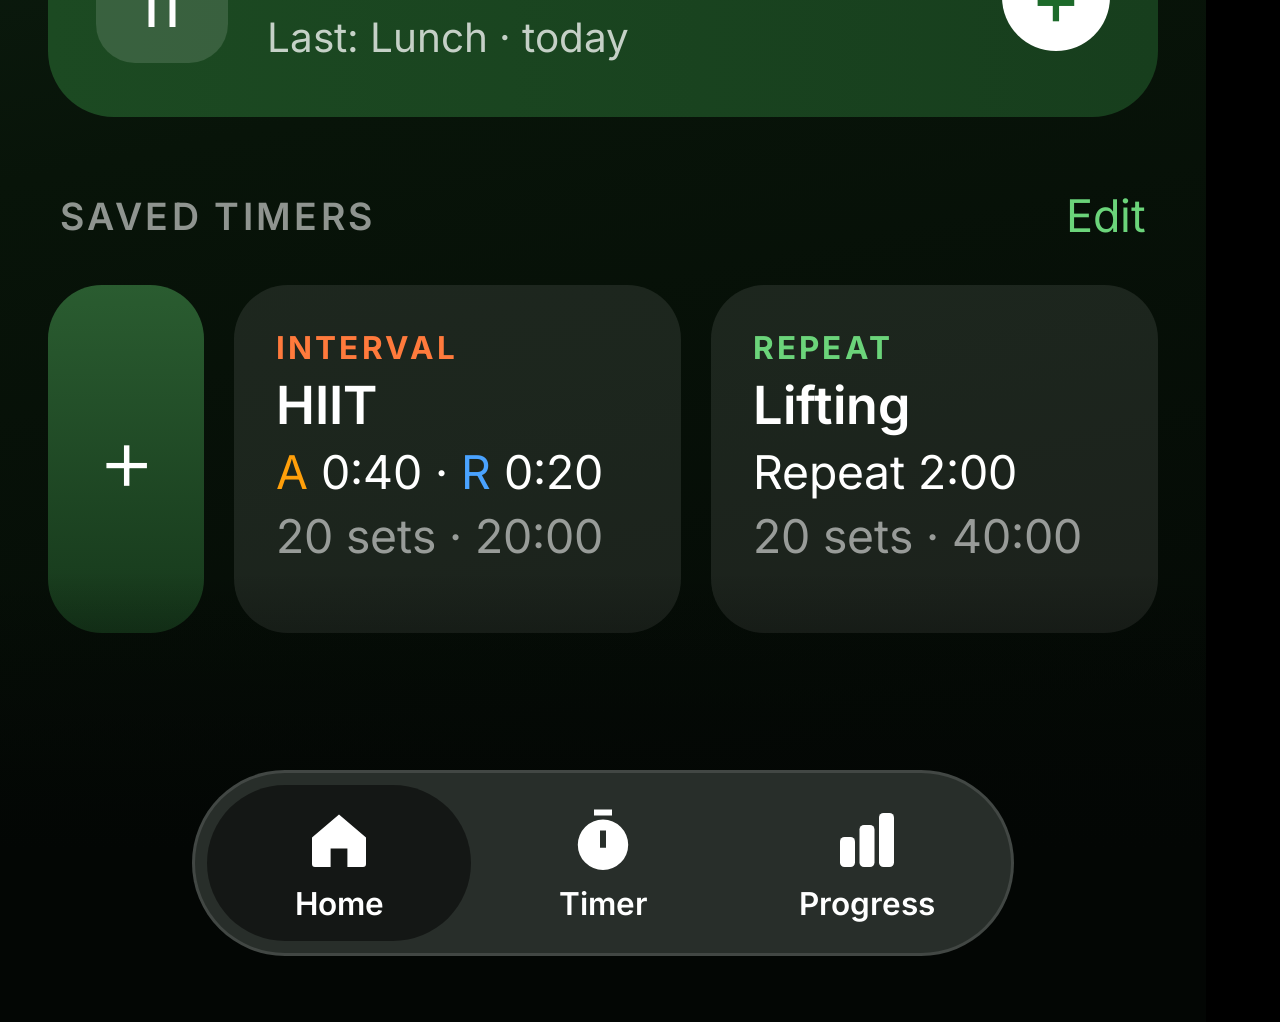
<file: tools/screens.html>
<!doctype html><meta charset="utf-8">
<link href="https://fonts.googleapis.com/css2?family=Barlow+Semi+Condensed:wght@600&family=Inter:wght@400;500;600;700&family=JetBrains+Mono:wght@500&display=swap" rel="stylesheet">
<link rel="stylesheet" href="screens.css">
<body><script>
// HasGym app screens redrawn for the website, from the app's layouts. ?s=<name> picks one; tools/render_screens.sh shoots them all.
const sv = (d, a = '') => `<svg viewBox="0 0 24 24" ${a}>${d}</svg>`;
const I = {
  info: sv('<circle cx="12" cy="12" r="9"/><path d="M12 11v6M12 7.4v.4"/>'),
  gear: sv('<circle cx="12" cy="12" r="8.5"/><circle cx="12" cy="12" r="2.6"/><path d="M12 3.5v6M19.4 16.200l-5.200-3M4.600 16.200l5.200-3"/>'),
  cal: sv('<rect x="4" y="5" width="16" height="15" rx="3"/><path d="M4 9.500h16"/>'),
  back: sv('<path d="M14.500 5.500 8 12l6.500 6.500"/>'), x: sv('<path d="M6.500 6.500l11 11M17.500 6.500l-11 11"/>'),
  home: sv('<path d="M3 11.2 12 3.500l9 7.700V20a1 1 0 0 1-1 1h-5.200v-6.200H9.200V21H4a1 1 0 0 1-1-1z"/>'),
  timer: sv('<path d="M9 1.800h6v2H9zM12 5.200a8.400 8.400 0 1 0 0 16.800 8.400 8.400 0 0 0 0-16.800zm1 9.400h-2V8.800h2z"/>'),
  chart: sv('<rect x="3" y="11" width="5" height="10" rx="1.500"/><rect x="9.500" y="7" width="5" height="14" rx="1.500"/><rect x="16" y="3" width="5" height="18" rx="1.500"/>'),
  rw: sv('<path d="M11 6v12L3 12zM21 6v12l-8-6z"/>'), ff: sv('<path d="M13 6v12l8-6zM3 6v12l8-6z"/>'), pause: sv('<path d="M6 4h4.500v16H6zM13.500 4H18v16h-4.500z"/>'),
  db: sv('<path d="M2 10h2v4H2zM5 7h2.500v10H5zM8.500 11h7v2h-7zM16.500 7H19v10h-2.500zM20 10h2v4h-2z"/>'),
  fork: sv('<path d="M7 2v7a2 2 0 0 0 2 2v11h2V11a2 2 0 0 0 2-2V2h-1.500v6h-1V2H9v6H8.500V2zM16 2c-1.500 1-2.500 3-2.500 6v5H16v9h2V2z" transform="translate(-1.500)"/>'),
};
const sb = `<div class="sb"><span>9:41</span><svg viewBox="0 0 78 14"><rect x="0" y="9" width="3.500" height="5" rx="1"/><rect x="5.500" y="6" width="3.500" height="8" rx="1"/><rect x="11" y="3" width="3.500" height="11" rx="1"/><rect x="16.500" y="0" width="3.500" height="14" rx="1"/><path d="M34.500 2.200c3 0 5.700 1.200 7.700 3.100l-1.700 1.800a8.700 8.700 0 0 0-12 0l-1.700-1.800a11.200 11.200 0 0 1 7.700-3.100zm0 4.800c1.700 0 3.200.7 4.300 1.800l-1.800 1.800a3.600 3.600 0 0 0-5 0l-1.800-1.800A6.100 6.100 0 0 1 34.500 7zm0 4.200 1.700 1.800-1.700 1.700-1.700-1.700z"/><rect x="50" y="1" width="25" height="12" rx="3.800" opacity=".4"/><rect x="51.500" y="2.500" width="22" height="9" rx="2.400"/><rect x="76" y="5" width="1.800" height="4" rx=".9" opacity=".5"/></svg></div>`;
const nav = (t, l = I.info, r = '', cls = '') => `<div class="nv"><h1 class="${cls}">${t}</h1><span class="cb ${l === I.back ? 'wt' : ''}">${l}</span>${r ? `<span class="cb">${r}</span>` : '<span></span>'}</div>`;
const tabbar = on => `<div class="fade"></div><div class="tb">${[['home', 'Home'], ['timer', 'Timer'], ['chart', 'Progress']].map(([k, l]) => `<span class="${k === on ? 'on' : ''}">${I[k]}${l}</span>`).join('')}</div>`;
const bar = (p, c = '') => `<u class="br"><i style="width:${p}%;${c ? 'background:' + c : ''}"></i></u>`;
const ZC = ['#5ac8fa', '#4cd964', '#ffd60a', '#ff9f0a', '#ff5a4f'];
const zl = z => `<span class="zl">${ZC.map((c, i) => `<i style="${i <= z ? 'background:' + c : ''}"></i>`).join('')}</span>`;

// ---- Home
const home = `<div class="s">${sb}${nav('HOME', I.info, I.gear)}<div class="bd">
  <div class="c sc"><div class="row" style="margin-bottom:12px"><span class="k">SET COUNTS</span><span class="pillb">This Week ⌄</span></div>
  ${[['Chest', 100, 12], ['Back', 100, 12], ['Quads', 75, 9], ['Shoulders', 58, 7], ['Biceps', 50, 6], ['Triceps', 33, 4]].map(([n, p, s]) => `<p>${n}${bar(p)}<span>${s} sets</span></p>`).join('')}
  <div class="dim" style="font-size:13.500px;margin-top:10px">50 sets this week</div></div>
  <div class="big"><i>${I.db}</i><div><b>Exercises</b><small>Last: Chest, Shoulders · today</small></div><u>+</u></div>
  <div class="big"><i>${I.fork}</i><div><b>Meals</b><small>Last: Lunch · today</small></div><u>+</u></div>
  <div class="sh row">SAVED TIMERS<span class="g">Edit</span></div>
  <div class="tiles"><div class="plus">+</div>
  <div class="ti"><em>INTERVAL</em><b>HIIT</b><span class="o">A</span> 0:40 · <span class="b">R</span> 0:20<br><span class="dim">20 sets · 20:00</span></div>
  <div class="ti"><em style="color:#6bd47a">REPEAT</em><b>Lifting</b>Repeat 2:00<br><span class="dim">20 sets · 40:00</span></div></div>
  </div>${tabbar('home')}</div>`;

// ---- Workout
const ringSvg = (col, f) => `<svg viewBox="0 0 100 100"><circle cx="50" cy="50" r="48" stroke="rgba(255,255,255,.14)"/><circle cx="50" cy="50" r="48" stroke="${col}" stroke-linecap="round" stroke-dasharray="301.600" stroke-dashoffset="${301.6 * (1 - f)}"/></svg>`;
const wkTop = `${sb}<div class="wh">INTERVAL<small>STRENGTH</small></div><span class="cb x wx">${I.x}</span>`;
const ctl = (page) => `<div class="dots">${[0, 1, 2].map(i => `<i class="${i === page ? 'on' : ''}"></i>`).join('')}</div><div class="ct"><span>${I.rw}</span><span class="p">${I.pause}</span><span>${I.ff}</span></div>`;
const stats = (top, hr, cal) => `<div class="st" style="top:${top}px"><div><p><span class="hrt">♥</span><b class="d">${hr}</b> <span>bpm</span></p>${zl(2)}</div><div><b class="d">${cal}</b><small>ACTIVE CAL</small></div></div>`;
const mini = `<div class="mini"><svg viewBox="0 0 100 100"><circle cx="50" cy="50" r="42" stroke="rgba(255,255,255,.16)"/><circle cx="50" cy="50" r="42" stroke="#ff9f0a" stroke-linecap="round" stroke-dasharray="264" stroke-dashoffset="100"/></svg><em class="o">ACTIVE</em><b class="d">0:15</b><p>12:25 elapsed<span>12/30 sets</span></p></div>`;
const workout = `<div class="s act">${wkTop}<div class="ring">${ringSvg('#ffa726', .62)}<div class="rc"><span class="pl" style="background:#f0731c">ACTIVE</span><b class="d">0:15</b><small>Next: Rest 0:20</small></div></div>
  <div class="pr"><div class="row"><span><b class="d">12:25</b>/30:00</span><span><b class="d">12</b> / 30 sets done</span></div>${bar(41)}</div>${stats(444, 148, 186)}${ctl(0)}</div>`;
const zones = `<div class="s act">${wkTop}${mini}${stats(208, 148, 186)}
  <div class="c zc"><div class="row" style="padding:0 8px 8px"><span class="k">HEART RATE ZONES</span><span style="font-size:14px"><span class="hrt" style="font-size:14px">♥</span><b>141</b> <span class="dim">avg ·</span> <b>163</b> <span class="dim">max</span></span></div>
  ${[['Z1', '< 132 bpm', 22, '1:48'], ['Z2', '132–146 bpm', 58, '4:02'], ['Z3', '146–159 bpm', 100, '5:10'], ['Z4', '159–173 bpm', 26, '1:25'], ['Z5', '≥ 173 bpm', 0, '–']].map(([z, r, p, t], i) =>
    `<div class="zr ${i === 2 ? 'on' : ''}" style="${i === 2 ? 'background:rgba(255,214,10,.16)' : ''}"><p><b style="color:${ZC[i]}">${z}</b>${r}</p>${bar(p, ZC[i])}<span class="m">${t}</span></div>`).join('')}</div>${ctl(1)}</div>`;
const exr = (n, d, done = true) => `<div class="exr"><i class="${done ? '' : 'n'}">${done ? '✓' : ''}</i><p><b>${n}</b>${d}</p><u>›</u></div>`;
const logex = `<div class="s act">${wkTop}${mini}<div class="ex" style="top:214px"><div class="k" style="margin:0 4px 10px">EXERCISES TODAY</div>
  <div class="c" style="padding:2px 14px">${exr('Bench Press', '155 lb · 3×8')}${exr('Incline Dumbbell Press', '50 lb · 3×10')}${exr('Shoulder Press', '95 lb · 2 of 3 sets', false)}</div>
  <div class="addb">＋&nbsp; Add Exercise</div></div>${ctl(2)}</div>`;
const lock = `<div class="s lock">${sb}<div class="date">Thursday, November 12</div><div class="clk">9:41</div>
  <div class="la"><div class="hd"><b>ACTIVE</b>Interval · 13/30</div><div class="bdy"><div class="t d">0:15<small>Next: Rest 0:20</small></div>
  <div class="gr"><div><b class="d"><span style="color:#ff453a;font-size:15px">♥</span> 148</b>${zl(2).replace('zl"', 'zl" style="margin-top:4px;transform:scale(.7)"')}</div><div><b class="d">186</b><small>ACTIVE CAL</small></div>
  <div><b class="d">12:25</b><small>ELAPSED</small></div><div style="background:#f0731c">${sv('<path d="M6 4h4.500v16H6zM13.500 4H18v16h-4.500z" fill="#fff"/>', 'style="width:20px;height:20px"')}</div></div></div><div class="bar"><i></i></div></div>
  <span class="lk" style="left:46px"></span><span class="lk" style="right:46px"></span><i class="hb"></i></div>`;

// ---- Progress
const ptabs = on => `<div class="tabs">${['Calendar', 'Meals', 'Exercises'].map(t => t === on ? `<b>${t}</b>` : `<span>${t}</span>`).join('')}</div>`;
const dayRing = (meal, wk) => `<svg viewBox="0 0 32 32"><circle cx="16" cy="16" r="13" fill="none" stroke="rgba(255,255,255,.16)" stroke-width="3.500"/>${meal ? `<circle cx="16" cy="16" r="13" fill="none" stroke="#8fd04f" stroke-width="3.500" stroke-linecap="round" stroke-dasharray="81.700" stroke-dashoffset="${81.7 * (1 - meal)}" transform="rotate(-90 16 16)"/>` : ''}${wk ? '<circle cx="16" cy="16" r="4.500" fill="#ff9f0a"/>' : ''}</svg>`;
const calendar = (() => {
  const wk = [2, 3, 5, 6, 9, 10, 12], meal = { 1: .75, 2: 1, 3: .75, 4: 1, 5: .5, 6: 1, 7: .75, 8: .5, 9: 1, 10: 1, 11: .75, 12: .5 };
  let g = 'SMTWTFS'.split('').map(d => `<small>${d}</small>`).join('');
  for (let d = 1; d <= 30; d++) g += `<div class="${d > 12 ? 'f' : ''} ${d === 12 ? 'sel' : ''}"><span>${d}</span>${d <= 12 ? dayRing(meal[d], wk.includes(d)) : ''}</div>`;
  return `<div class="s">${sb}${nav('PROGRESS', I.info, I.cal)}${ptabs('Calendar')}<div class="pb" style="top:182px">
  <div class="row" style="margin-bottom:12px"><b style="font-size:23px">November 2026</b><span class="g" style="font-size:24px;letter-spacing:22px">‹›</span></div>
  <div class="row" style="font-size:13.500px;margin-bottom:6px"><span class="g">86% healthy</span><span class="dim">goal 80% · 31 of 36 meals</span></div>${bar(86)}
  <div class="cal" style="margin-top:14px">${g}</div></div>
  <div class="c" style="position:absolute;left:16px;right:16px;top:640px;height:200px"><div class="row"><b style="font-size:19px">Thursday, Nov 12</b><span class="g">Edit</span></div>
  <div style="display:grid;grid-template-columns:1fr 1fr;gap:14px;margin-top:10px;font-size:15px"><div><div class="k" style="font-size:11px;margin-bottom:6px">MEALS</div><div class="row">Breakfast<b>5</b></div></div>
  <div style="border-left:1px solid rgba(255,255,255,.12);padding-left:14px"><div class="k" style="font-size:11px;margin-bottom:6px">WORKOUT</div><b class="o" style="font-size:17px">Strength</b></div></div></div>${tabbar('chart')}</div>`;
})();
const meals = `<div class="s">${sb}${nav('PROGRESS')}${ptabs('Meals')}<div class="pb">
  <div class="row"><span class="mp">November 2026 ⌄</span><span class="dim" style="font-size:14px">36 meals logged</span></div>
  <div class="c" style="margin-top:14px"><div class="row" style="margin-bottom:10px"><span><b style="font-size:25px">86%</b> healthy</span><span class="dim" style="font-size:14px">goal 80%</span></div>${bar(86)}<div class="dim" style="font-size:12.500px;margin-top:10px">Meals scored 3 or higher. Change in Settings ▸ Calendar.</div></div>
  <div style="display:grid;grid-template-columns:repeat(3,1fr);gap:8px;margin-top:12px">${[['AVG SCORE', '4.1'], ['DAYS LOGGED', '12 / 30'], ['GOAL STREAK', '6 days']].map(([k, v]) => `<div class="c" style="padding:12px"><div class="k" style="font-size:10.500px">${k}</div><b class="m" style="font-size:20px;display:block;margin-top:6px">${v}</b></div>`).join('')}</div>
  <div class="c" style="margin-top:12px"><div class="row"><b>Average score</b><span class="dim" style="font-size:14px">by day</span></div>
  <div style="display:flex;align-items:flex-end;gap:7px;height:96px;margin-top:14px">${[70, 90, 76, 96, 60, 88, 78, 64, 92, 100, 80, 72].map(h => `<i style="flex:1;height:${h}%;border-radius:4px;background:#57a85c"></i>`).join('')}</div></div>
  <div class="c" style="margin-top:12px"><b>By meal</b>${[['Breakfast', 90, '4.5', '#9bd05a'], ['Lunch', 80, '4.0', '#9bd05a'], ['Dinner', 84, '4.2', '#9bd05a'], ['Snacks', 62, '3.1', '#e5c84a']].map(([n, p, v, c]) => `<p style="display:grid;grid-template-columns:86px 1fr 40px;align-items:center;margin-top:11px;font-size:16px">${n}${bar(p, c)}<span class="m" style="text-align:right;font-size:15px">${v}</span></p>`).join('')}</div>
  </div>${tabbar('chart')}</div>`;
const spark = k => `<svg viewBox="0 0 62 24" style="width:62px;height:24px;fill:none;stroke:#6bd47a;stroke-width:2;stroke-linecap:round"><path d="${k === 'up' ? 'M2 20C14 20 22 16 30 8s18-6 30-4' : k === 'flat' ? 'M2 12h58' : 'M2 5 60 19'}"/></svg>`;
const exercises = `<div class="s">${sb}${nav('PROGRESS')}${ptabs('Exercises')}<div class="pb">
  <div class="row"><span class="mp">November 2026 ⌄</span><span class="dim" style="font-size:14px">7 exercise days</span></div>
  <div class="c" style="margin-top:14px;padding:14px 16px"><div class="row" style="margin-bottom:6px"><span class="k">TOP MUSCLES</span><span class="g" style="font-size:13.500px;font-weight:600">See All ›</span></div>
  ${[['Chest', 100, 4], ['Back', 75, 3], ['Quads', 75, 3]].map(([n, p, d], i) => `<p style="display:grid;grid-template-columns:26px 92px 1fr 62px;align-items:center;height:28px;font-size:16.500px"><span class="dim" style="font-size:13px">${i + 1}</span>${n}${bar(p)}<b style="text-align:right;font-weight:600">${d} days</b></p>`).join('')}</div>
  <div class="chips" style="margin-top:12px"><span>All</span><span class="on">Upper</span><span>Lower</span><span>Core</span><span>Push Day</span></div>
  <div class="chips" style="margin-top:8px;font-size:14px"><span>Chest</span><span>Back</span><span>Shoulders</span><span>Biceps</span><span>Triceps</span></div>
  <div class="k" style="margin:14px 4px 8px">UPPER BODY</div>
  <div class="lst">${[['Bench Press', 'CHEST', '155 × 8 · 155 × 8 · 155 × 8', 'up', '+10 lb'], ['Lat Pulldown', 'BACK', '120 lb · 3×10', 'flat', 'steady'], ['Shoulder Press', 'SHOULDERS', '95 lb · 3×8', 'up', '+5 lb'], ['Barbell Curl', 'BICEPS', '60 lb · 3×10', 'down', '3×12 → 3×10'], ['Triceps Pushdown', 'TRICEPS', '50 lb · 3×12', 'flat', 'steady']].map(([n, t, d, k, l]) =>
    `<div style="height:58px"><p style="line-height:1.4"><b>${n}</b><span class="tag">${t}</span><br><span class="dim" style="font-size:13px">${d}</span></p><p style="display:grid;justify-items:end;font-size:12.500px;font-weight:600" class="g">${spark(k)}${l}</p></div>`).join('')}</div>
  </div>${tabbar('chart')}</div>`;
const exTop = on => `${sb}${nav('Bench Press', I.back, '', 't')}<div class="bd" style="top:122px"><div class="seg">${['By Weight', 'Progression', 'History'].map(t => `<span class="${t === on ? 'on' : ''}">${t}</span>`).join('')}</div>`;
const SS = [158, 162, 167, 184, 169, 174, 191, 196, 181, 198, 204, 209, 207, 210, 216, 234, 220];
const strength = (() => {
  const X = i => 10 + i * 18.6, Y = v => 172 - (v - 150) * 1.6;
  const pts = SS.map((v, i) => `${X(i)},${Y(v)}`).join(' ');
  return `<div class="s">${exTop('Progression')}
  <div class="c" style="margin-top:12px;padding:14px"><div class="row"><b style="font-size:19px">Strength Score <span class="g" style="font-size:14px">ⓘ</span></b><span class="dim" style="font-size:13px">best set each day</span></div>
  <svg viewBox="0 0 342 196" style="width:100%;margin-top:6px;font:500 9.500px Inter">${[150, 175, 200, 225, 250].map(v => `<path d="M0 ${Y(v)}H314" stroke="rgba(255,255,255,.14)"/><text x="342" y="${Y(v) + 3}" fill="rgba(255,255,255,.5)" text-anchor="end">${v}</text>`).join('')}
  <polyline points="${pts}" fill="none" stroke="#6bd47a" stroke-width="2"/>${SS.map((v, i) => `<circle cx="${X(i)}" cy="${Y(v)}" r="3" fill="#6bd47a"/>${i % 2 === 1 || i === 16 ? `<text x="${X(i)}" y="${Y(v) - 8}" fill="#fff" text-anchor="middle" font-weight="600">${v}</text>` : ''}`).join('')}
  ${['Sep 20', 'Oct 4', 'Oct 18', 'Nov 1'].map((t, i) => `<text x="${24 + i * 84}" y="192" fill="rgba(255,255,255,.5)">${t}</text>`).join('')}</svg></div>
  <div class="k" style="margin:14px 4px 8px">BEST SET</div>
  <div class="lst">${[['Nov 12', '165 × 10 → 220'], ['Nov 9', '185 × 8 → 234'], ['Nov 5', '175 × 7 → 216'], ['Nov 2', '175 × 6 → 210'], ['Oct 29', '155 × 10 → 207'], ['Oct 26', '165 × 8 → 209'], ['Oct 22', '165 × 7 → 204'], ['Oct 19', '165 × 6 → 198']].map(([d, v]) => `<div><b>${d}</b><span>${v}</span></div>`).join('')}</div></div>${tabbar('chart')}</div>`;
})();
const byweight = (() => {
  let dots = '';
  for (let i = 0; i < 17; i++) { const top = 125 + Math.floor(i / 3) * 10 + (i % 3) * 2; const x = 12 + i * 18;
    [[0, 0], [7, 0], [3.5, 6]].forEach(([dx, dy]) => dots += `<circle cx="${x + dx}" cy="${190 - (top - 110) * 2 + dy}" r="2.800"/>`);
    dots += `<circle cx="${x + 3}" cy="${190 - (top - 30 - 110) * 2}" r="2.800"/>`; }
  return `<div class="s">${exTop('By Weight')}
  <div class="chips" style="margin-top:12px"><span class="on">All</span><span>185 lb <small class="dim">×2</small></span><span>165 lb <small class="dim">×5</small></span><span>175 lb <small class="dim">×3</small></span><span>155 lb</span></div>
  <div class="c" style="margin-top:12px;padding:14px"><div class="row"><b style="font-size:19px">Weight over time</b><span class="dim" style="font-size:13px">one dot per set</span></div>
  <svg viewBox="0 0 342 200" style="width:100%;margin-top:10px;font:500 9.500px Inter">${[120, 140, 160, 180].map(v => `<path d="M0 ${190 - (v - 110) * 2}H314" stroke="rgba(255,255,255,.14)"/><text x="342" y="${193 - (v - 110) * 2}" fill="rgba(255,255,255,.5)" text-anchor="end">${v}</text>`).join('')}<g fill="#6bd47a">${dots}</g></svg>
  <div class="row dim" style="font-size:12px;padding:6px 30px 0 10px"><span>Sep 20</span><span>Oct 4</span><span>Oct 18</span><span>Nov 1</span></div>
  <div class="g" style="font-size:14px;margin-top:12px">↗&nbsp; Trending up = heavier sets over time</div></div></div>${tabbar('chart')}</div>`;
})();

// ---- Watch
const track = (col, f) => `<svg viewBox="0 0 190 56"><path d="M95 2H176a12 12 0 0 1 12 12V42a12 12 0 0 1-12 12H14A12 12 0 0 1 2 42V14A12 12 0 0 1 14 2H95" stroke="rgba(255,255,255,.14)"/><path d="M95 2H176a12 12 0 0 1 12 12V42a12 12 0 0 1-12 12H14A12 12 0 0 1 2 42V14A12 12 0 0 1 14 2H95" stroke="${col}" pathLength="100" stroke-dasharray="100" stroke-dashoffset="${100 * (1 - f)}"/></svg>`;
const watch = (cls, name, col, t, f, tiles) => `<div class="w ${cls}"><div class="top"><b style="color:${col}">${name}</b><span>9:41</span></div><div class="wbig">${track(col, f)}<b class="d">${t}</b></div>
  <div class="wg">${tiles.map(([v, l]) => l === 'HR' ? `<div style="padding-top:12px"><b><span style="color:#ff453a;font-size:17px">♥</span> ${v}</b><span class="zl" style="margin-top:7px">${ZC.map((c, i) => `<i style="width:13px;${i <= 2 ? 'background:' + c : ''}"></i>`).join('')}</span></div>` : `<div><b>${v}</b><small>${l}</small></div>`).join('')}</div><div class="wd"><i></i><i class="on"></i></div></div>`;
const S = { home, workout, zones, logex, lock, calendar, meals, exercises, strength, byweight,
  'watch-active': watch('act', 'ACTIVE', '#ffa726', '0:15', .62, [['12:25', 'ELAPSED'], ['12/30', 'SETS'], ['18', 'SETS LEFT'], ['17:35', 'TIME LEFT']]),
  'watch-rest': watch('rest', 'REST', '#5ac8fa', '0:12', .4, [['12:48', 'ELAPSED'], ['13/30', 'SETS'], ['17', 'SETS LEFT'], ['17:12', 'TIME LEFT']]),
  'watch-repeat': watch('rep', 'REPEAT', '#4cd964', '1:24', .3, [['148', 'HR'], ['186', 'ACTIVE CAL'], ['12:36', 'ELAPSED'], ['6/30', 'SETS']]) };

// ---- iPhone Duo (inner 890x626 / 626x890, outer 466x678), from WorkoutScreenView and HomeView's regular-width layouts
const wifi = sv('<path d="M12 5c3.200 0 6.100 1.300 8.200 3.300l-1.500 1.600a9.600 9.600 0 0 0-13.400 0L3.800 8.300A11.800 11.800 0 0 1 12 5zm0 4.600c1.900 0 3.600.800 4.900 2l-1.600 1.600a4.700 4.700 0 0 0-6.600 0l-1.600-1.600a7 7 0 0 1 4.900-2zm0 4.500 1.900 1.900-1.900 1.900-1.900-1.900z"/>', 'style="width:26px;height:26px;fill:#fff"');
const rail = (tab) => `<div style="position:absolute;right:0;top:0;bottom:0;width:78px;display:flex;flex-direction:column;align-items:center;padding:26px 0 22px;gap:8px">
  <b style="font-size:15px">9:41</b>${wifi}${tab ? `<span class="cb" style="margin-top:14px">${I.info}</span><span class="cb">${I.gear}</span>
  <div style="margin-top:auto;display:grid;gap:4px;padding:4px;border-radius:28px;background:rgba(44,50,46,.92);border:1px solid rgba(255,255,255,.12)">${['home', 'timer', 'chart'].map(k => `<span style="width:46px;height:46px;border-radius:50%;display:grid;place-items:center;${k === tab ? 'background:rgba(0,0,0,.5)' : ''}">${I[k].replace('<svg', '<svg style="width:24px;height:24px;fill:#fff"')}</span>`).join('')}</div>` : ''}</div>`;
const dRing = (d, sub = true) => `<div style="position:relative;width:${d}px;height:${d}px;margin:0 auto"><div class="ring" style="position:static;width:100%;height:100%">${ringSvg('#ffa726', .62)}</div><div class="rc"><span class="pl" style="background:#f0731c;font-size:${d * .07}px">ACTIVE</span><b class="d" style="font-size:${d * .32}px">0:15</b>${sub ? `<small style="font-size:${d * .058}px">Next: Rest 0:20</small>` : ''}</div></div>`;
const dBar = `<div class="pr" style="position:static"><div class="row"><span><b class="d">12:25</b>/30:00</span><span><b class="d">12</b> / 30 sets done</span></div>${bar(41)}</div>`;
const dCtl = (k = 1) => `<div class="ct" style="position:static;gap:${32 * k}px"><span style="width:${78 * k}px;height:${78 * k}px">${I.rw}</span><span class="p" style="width:${104 * k}px;height:${104 * k}px">${I.pause}</span><span style="width:${78 * k}px;height:${78 * k}px">${I.ff}</span></div>`;
const dHead = '<div class="wh" style="position:static">INTERVAL<small>STRENGTH</small></div>';
const dStats = `<div class="st" style="position:static"><div><p><span class="hrt">♥</span><b class="d">148</b> <span>bpm</span></p>${zl(2)}</div><div><b class="d">186</b><small>ACTIVE CAL</small></div></div>`;
const dEx = `<div class="c" style="padding:2px 14px">${exr('Bench Press', '155 lb · 3×8')}${exr('Incline Dumbbell Press', '50 lb · 3×10')}${exr('Shoulder Press', '95 lb · 2 of 3 sets', false)}</div>`;
const dZones = `<div class="c" style="padding:12px 10px 6px;margin-top:10px"><div class="row" style="padding:0 6px 6px"><span class="k" style="font-size:11px">HEART RATE ZONES</span><span style="font-size:12.500px"><b>141</b> <span class="dim">avg ·</span> <b>163</b> <span class="dim">max</span></span></div>
  ${[['Z1', '< 132', 22, '1:48'], ['Z2', '132–146', 58, '4:02'], ['Z3', '146–159', 100, '5:10'], ['Z4', '159–173', 26, '1:25'], ['Z5', '≥ 173', 0, '–']].map(([z, r, p, t], i) =>
    `<div class="zr" style="grid-template-columns:28px 54px 1fr 38px;padding:4px 6px;font-size:11px;${i === 2 ? 'background:rgba(255,214,10,.16)' : ''}"><b style="color:${ZC[i]};font-size:14.500px">${z}</b><span style="text-align:left;color:rgba(255,255,255,.55);font-size:11px">${r}</span>${bar(p, ZC[i])}<span class="m" style="font-size:12px">${t}</span></div>`).join('')}</div>`;
const dX = '<span class="cb x" style="position:absolute;right:20px;top:18px">' + I.x + '</span>';
const duoBook = `<div class="s act" style="width:890px;height:626px"><div style="position:absolute;left:0;top:0;width:406px;height:100%;padding:16px 24px 0;display:flex;flex-direction:column;gap:14px">${dHead}${dRing(290)}${dBar}<div style="margin-top:auto;padding-bottom:22px">${dCtl(.82)}</div></div>
  <div style="position:absolute;left:430px;top:22px;width:360px"><div class="k" style="margin:0 4px 8px">STATS</div>${dStats}${dZones}<div class="k" style="margin:18px 4px 8px">EXERCISES TODAY</div>${dEx}</div><div class="fade" style="height:90px;background:linear-gradient(transparent,#0d0704 80%)"></div>${rail()}</div>`;
const homeCard = `<div class="c sc"><div class="row" style="margin-bottom:12px"><span class="k">SET COUNTS</span><span class="pillb">This Week ⌄</span></div>${[['Chest', 100, 12], ['Back', 100, 12], ['Quads', 75, 9], ['Shoulders', 58, 7], ['Biceps', 50, 6], ['Triceps', 33, 4]].map(([n, p, c]) => `<p>${n}${bar(p)}<span>${c} sets</span></p>`).join('')}<div class="dim" style="font-size:13.500px;margin-top:10px">50 sets this week</div></div>`;
const bigRow = (ic, t, d) => `<div class="big" style="margin-top:16px"><i>${ic}</i><div><b>${t}</b><small>${d}</small></div><u>+</u></div>`;
const tTile = (c, k, n, a, b2) => `<div class="ti"><em style="color:${c}">${k}</em><b>${n}</b>${a}<br><span class="dim">${b2}</span></div>`;
const mTile = (k, n, sc) => `<div class="ti" style="position:relative;overflow:hidden"><em style="color:rgba(255,255,255,.55)">${k}</em><b>${n}</b><span style="position:absolute;right:0;top:0;bottom:0;width:44px;background:rgba(60,150,75,.35);display:grid;place-items:center;font-size:30px;font-weight:700;color:#6bd47a">${sc}</span></div>`;
const duoOpen = `<div class="s" style="width:890px;height:626px"><h1 style="position:absolute;left:0;right:78px;top:26px;text-align:center;font-size:13px;font-weight:700;letter-spacing:.2em">HOME</h1>
  <div style="position:absolute;left:20px;top:62px;width:385px">${homeCard}${bigRow(I.db, 'Exercises', 'Last: Chest, Shoulders · today')}${bigRow(I.fork, 'Meals', 'Last: Lunch · today')}</div>
  <div style="position:absolute;left:421px;top:62px;width:385px"><div class="sh row" style="margin-top:4px">SAVED TIMERS<span class="g">Edit</span></div><div class="tiles"><div class="plus">+</div>${tTile('#ff7a3c', 'INTERVAL', 'HIIT', '<span class="o">A</span> 0:40 · <span class="b">R</span> 0:20', '20 sets · 20:00')}${tTile('#6bd47a', 'REPEAT', 'Lifting', 'Repeat 2:00', '20 sets · 40:00')}</div>
  <div class="sh row">SAVED MEALS<span class="g">Edit</span></div><div class="tiles"><div class="plus">+</div>${mTile('BREAKFAST', 'Oatmeal', 5)}${mTile('LUNCH', 'Chicken bowl', 4)}</div>
  <div style="margin-top:22px;height:54px;border-radius:27px;border:1px solid rgba(255,255,255,.3);display:grid;place-content:center;font-size:17px;font-weight:600">☰&nbsp; Customize</div></div>${rail('home')}</div>`;
const dSb = sb.replace('class="sb"', 'class="sb" style="padding:0 40px"');
const duoUpright = `<div class="s act" style="width:626px;height:890px">${dSb}<div style="position:absolute;inset:58px 0 0;display:flex;flex-direction:column;padding:0 24px 26px">${dHead}<div style="height:338px;display:grid;align-content:center;gap:14px">${dRing(236)}${dBar}</div>
  <div style="display:grid;grid-template-columns:1fr 1fr;gap:16px"><div><div class="k" style="margin:0 4px 8px">STATS</div>${dStats.replace('class="st"', 'class="st" data-sm').replace('gap:12px', 'gap:8px')}${dZones}</div>
  <div><div class="k" style="margin:0 4px 8px">EXERCISES TODAY</div>${dEx}</div></div><div style="margin-top:auto">${dCtl(.8)}</div></div>${dX.replace('top:18px', 'top:62px')}</div>`;
const duoBench = `<div class="s act" style="width:626px;height:890px">${dSb}<div style="position:absolute;left:0;right:0;top:0;height:433px;display:grid;grid-template-columns:300px 1fr;align-items:center;gap:26px;padding:50px 30px 0">${dRing(300)}
  <div class="st" style="position:static;grid-template-columns:1fr 1fr;gap:10px"><div><p><span class="hrt">♥</span><b class="d">148</b></p>${zl(2)}</div><div><b class="d">186</b><small style="font-size:9.500px">ACTIVE CAL</small></div></div></div>
  <div style="position:absolute;left:0;right:0;top:457px;bottom:0;padding:26px 30px 0">${dBar.replace('height:8px', '').replace('class="pr"', 'class="pr" data-big')}<div style="margin-top:70px">${dCtl(1.35)}</div></div>${dX.replace('top:18px', 'top:62px')}</div>`;
const duoClosed = `<div class="s act" style="width:466px;height:678px"><div style="position:absolute;left:0;top:0;width:388px;height:100%;padding:18px 20px 22px;display:flex;flex-direction:column;gap:12px">${dHead}${dRing(250)}${dBar}${dStats}<div style="margin-top:auto">${dCtl(.74)}</div></div>${rail().replace('padding:26px 0 22px', 'padding:92px 0 22px')}</div>`;
Object.assign(S, { 'duo-closed': duoClosed, 'duo-open': duoOpen, 'duo-book': duoBook, 'duo-upright': duoUpright, 'duo-bench': duoBench });

// ---- Timer setup (TimerSetupView: mode tabs, the mode's times, workout type, Live Health Stats, GO + Save)
const tField = (dot, k, v, sub = '') => `<div style="padding:16px 0;border-bottom:1px solid rgba(255,255,255,.1)"><div class="k">${dot ? `<i style="display:inline-block;width:8px;height:8px;border-radius:50%;background:${dot};margin-right:7px;vertical-align:1px"></i>` : ''}${k}</div>
  <p style="margin-top:8px"><b class="d" style="font-size:44px;line-height:1;border-bottom:2px dashed #3fae55;padding-bottom:2px">${v}</b>${sub ? `<span class="dim" style="font-size:16px;margin-left:8px">· ${sub}</span>` : ''}</p></div>`;
const tTail = `<div style="padding:16px 0;border-bottom:1px solid rgba(255,255,255,.1)"><div class="k">WORKOUT</div><div class="row" style="margin-top:8px;font-size:20px;font-weight:600">Strength Training<span class="g" style="font-size:16px">⌃<br style="display:none">⌄</span></div></div>
  <div class="row" style="padding:14px 0"><p style="font-size:18px;font-weight:600;line-height:1.3">Live Health Stats<br><span class="dim" style="font-size:15px;font-weight:400">Heart rate, zones and calories</span></p><i style="width:58px;height:32px;border-radius:16px;background:#34c759;position:relative"><i style="position:absolute;right:3px;top:3px;width:34px;height:26px;border-radius:13px;background:#fff"></i></i></div>`;
const tGo = `<div style="position:absolute;left:0;right:0;bottom:110px;display:flex;justify-content:center;align-items:center;gap:14px;padding-left:76px"><span style="width:124px;height:124px;border-radius:50%;background:rgba(255,255,255,.12);border:1px solid rgba(255,255,255,.14);display:grid;place-items:center;font-size:34px;font-weight:800">GO</span>
  <span style="display:grid;justify-items:center;gap:6px;font-size:12px;color:rgba(255,255,255,.7)"><i class="cb wt" style="width:62px;height:62px">${sv('<path d="M7 4h10v16l-5-4-5 4z"/>')}</i>Save</span></div>`;
const setup = (mode, body) => `<div class="s">${sb}${nav('TIMER', I.info)}<div class="tabs">${['Interval', 'Repeat', 'Custom'].map(t => t === mode ? `<b>${t}</b>` : `<span>${t}</span>`).join('')}</div>
  <div class="pb" style="left:24px;right:24px;top:170px">${body}</div>${tGo}${tabbar('timer')}</div>`;
const phaseCard = (c, n, t, fade) => `<div style="flex:none;width:119px;height:104px;border-radius:22px;background:rgba(255,255,255,.085);border:1px solid rgba(255,255,255,.07);padding:14px 13px;${fade ? 'opacity:.4' : ''}"><div style="font-size:11.500px;font-weight:600;letter-spacing:.1em;color:rgba(255,255,255,.65)"><i style="display:inline-block;width:6px;height:6px;border-radius:50%;background:${c};margin-right:6px;vertical-align:1px"></i>${n}</div><b class="d" style="display:block;font-size:31px;margin-top:8px">${t}</b></div>`;
const loop = (n, sets, each, total, cards) => `<div style="padding:22px 0 22px;border-bottom:1px solid rgba(255,255,255,.1)"><div class="row" style="align-items:flex-start;height:52px"><span style="font-size:15px;font-weight:700;letter-spacing:.08em;padding-top:12px"><span class="dim" style="margin-right:6px">☰</span>LOOP ${n} <span class="g" style="letter-spacing:0;font-weight:600;font-size:15.500px;margin-left:8px">Edit ›</span></span>
  <span style="text-align:right"><span style="border-bottom:2px dashed #3fae55;padding-bottom:2px"><b class="d" style="font-size:34px;line-height:1">${sets}</b> <span style="font-size:13.500px">${sets === 1 ? 'set' : 'sets'}</span></span><br><span class="dim" style="font-size:11.500px;line-height:2.2">× ${each} = <b style="color:#fff">${total}</b></span></span></div>
  <div style="display:flex;gap:11px;overflow:hidden;margin:12px -24px 0 0"><div class="plus" style="width:52px;height:104px;border-radius:22px;font-size:28px">+</div>${cards}</div></div>`;
Object.assign(S, {
  'setup-interval': setup('Interval', `<div class="k" style="margin-top:14px">STARTS WITH</div><div class="seg" style="margin-top:8px"><span class="on">Active</span><span>Rest</span></div>${tField('#ff9f0a', 'ACTIVE', '0:40')}${tField('#4aa3ff', 'REST', '0:20')}${tField('', 'LENGTH', '20:00', '20 sets')}`),
  'setup-repeat': setup('Repeat', `${tField('#4cd964', 'REPEAT', '2:00')}${tField('', 'LENGTH', '40:00', '20 sets')}${tTail}`),
  'setup-custom': setup('Custom', `<div style="padding-top:12px"><span class="k">TOTAL SUMMARY</span><span class="dim" style="font-size:13.500px;margin-left:10px">9:15 · 5 sets</span></div>
    ${loop(1, 3, '1:45', '5:15', phaseCard('#ff7a3c', 'SQUATS', '0:45') + phaseCard('#4aa3ff', 'REST', '0:15') + phaseCard('#8a63d2', 'LUNGES', '0:45', 1))}${loop(2, 2, '2:00', '4:00', phaseCard('#ff7a3c', 'BURPEES', '0:30') + phaseCard('#4aa3ff', 'REST', '0:30') + phaseCard('#8a63d2', 'PLANK', '1:00', 1))}
    <div style="margin-top:9px;height:52px;border-radius:18px;background:linear-gradient(#2a5c30,#16381b)"></div>`),
});

// ---- More Home states and Watch pages for the overview cards
const todayCard = `<div class="c" style="padding:16px"><div class="row"><span class="k">TODAY · THU NOV 12</span><span class="dim" style="font-size:20px;line-height:.6">›</span></div>
  <div style="display:grid;grid-template-columns:repeat(4,1fr);gap:9px;margin-top:12px">${[['BREAKFAST', '5'], ['LUNCH', '4'], ['DINNER', '–'], ['SNACKS', '4']].map(([n, v]) => `<div style="height:53px;border-radius:12px;display:grid;place-content:center;justify-items:center;gap:1px;${v === '–' ? 'background:rgba(255,255,255,.08);border:1.500px solid rgba(255,255,255,.14)' : 'background:rgba(90,170,80,.3);border:1.500px solid #8fd04f'}"><small style="font-size:10px;font-weight:600;letter-spacing:.08em;color:rgba(255,255,255,.7)">${n}</small><b style="font-size:20px;line-height:1">${v}</b></div>`).join('')}</div>
  <div style="margin-top:12px;height:54px;border-radius:13px;background:rgba(255,159,10,.2);border:1.500px solid #f0a030;display:flex;align-items:center;gap:12px;padding:0 14px">${sv('<circle cx="12" cy="13.500" r="7.500"/><path d="M12 9.500v4M10 3.500h4M18 7l1.300-1.300"/>', 'style="width:24px;height:24px;fill:none;stroke:#ffa726;stroke-width:1.800;stroke-linecap:round;flex:none"')}
  <p style="line-height:1.25"><b style="font-size:16.500px;font-weight:600">1 workout · 30 min · 312 cal</b><br><span class="dim" style="font-size:13px">♥ 141 avg · 163 max · Exercises 3</span></p><span class="dim" style="margin-left:auto;font-size:20px">›</span></div></div>`;
const homeRows = bigRow(I.db, 'Exercises', 'Last: Chest, Shoulders · today') + bigRow(I.fork, 'Meals', 'Last: Lunch · today');
const timersRow = `<div class="sh row">SAVED TIMERS<span class="g">Edit</span></div><div class="tiles"><div class="plus">+</div>${tTile('#ff7a3c', 'INTERVAL', 'HIIT', '<span class="o">A</span> 0:40 · <span class="b">R</span> 0:20', '20 sets · 20:00')}${tTile('#6bd47a', 'REPEAT', 'Lifting', 'Repeat 2:00', '20 sets · 40:00')}</div>`;
const mealsRow = `<div class="sh row">SAVED MEALS<span class="g">Edit</span></div><div class="tiles"><div class="plus">+</div>${mTile('BREAKFAST', 'Oatmeal', 5)}${mTile('LUNCH', 'Chicken bowl', 4)}</div>`;
const wTop = '<div style="text-align:right;padding-right:9px;font-weight:600;font-size:15px;height:20px">9:41</div>';
const wTile = (k, v, u = '') => `<div style="height:52px;border-radius:12px;background:rgba(255,255,255,.1);padding:7px 8px 0"><small style="display:block;font-size:9.500px;font-weight:600;color:rgba(255,255,255,.65)">${k}</small><b style="font:700 17px Inter">${v}</b> <span style="font-size:8.500px;color:rgba(255,255,255,.65)">${u}</span></div>`;
const wPill = (bg, col, t) => `<div style="height:52px;border-radius:26px;background:${bg};border:1px solid rgba(255,255,255,.14);display:grid;place-content:center;font:600 17px Inter;color:${col};margin:0 13px 11px">${t}</div>`;
Object.assign(S, {
  'home-saved': `<div class="s">${sb}${nav('HOME', I.info, I.gear)}<div class="bd">${homeRows.replace('margin-top:16px', 'margin-top:0')}${timersRow}${mealsRow}<div style="margin-top:22px;height:54px;border-radius:27px;border:1px solid rgba(255,255,255,.3);display:grid;place-content:center;font-size:17px;font-weight:600">☰&nbsp; Customize</div></div>${tabbar('home')}</div>`,
  'home-today': `<div class="s">${sb}${nav('HOME', I.info, I.gear)}<div class="bd">${todayCard}${homeRows}${timersRow}${mealsRow}</div>${tabbar('home')}</div>`,
  'watch-done': `<div class="w rep">${wTop}<div style="font:700 15px Inter;color:#4cd964;margin:6px 2px 6px">✓ Done</div><div style="display:grid;grid-template-columns:1fr 1fr;gap:5px">${wTile('Time', '30:00')}${wTile('Sets', '30', '/30')}${wTile('Avg HR', '141', 'bpm')}${wTile('Active Cal', '312', 'cal')}</div>
    <div style="margin-top:7px;height:36px;border-radius:18px;background:#4cd964;display:grid;place-content:center;font:700 14px Inter;color:#000">Done</div><div class="wd"><i class="on"></i></div></div>`,
  'watch-controls': `<div class="w rep">${wTop}<div style="font:700 11.500px Inter;letter-spacing:.06em;color:#ffb340;margin:26px 2px 9px">ACTIVE · 0:15</div>${wPill('rgba(120,180,130,.22)', '#ffd60a', '❚❚&nbsp; Pause')}${wPill('rgba(200,90,80,.42)', '#ff6b6b', '✕&nbsp; End')}<div class="wd" style="margin-top:14px"><i class="on"></i><i></i></div></div>`,
});
const q = new URLSearchParams(location.search), name = q.get('s') || 'home';
document.body.innerHTML = S[name]; document.body.style.zoom = +q.get('z') || 3;
</script>
</file>
<file: assets/fonts/fonts.css>
/* Fonts are served from this site (SIL Open Font License; see the LICENSE files beside them). */
@font-face{font-family:"Inter";font-style:normal;font-weight:400;font-display:swap;src:url("inter-latin-400-normal.woff2") format("woff2")}
@font-face{font-family:"Inter";font-style:normal;font-weight:500;font-display:swap;src:url("inter-latin-500-normal.woff2") format("woff2")}
@font-face{font-family:"Inter";font-style:normal;font-weight:600;font-display:swap;src:url("inter-latin-600-normal.woff2") format("woff2")}
@font-face{font-family:"Inter";font-style:normal;font-weight:700;font-display:swap;src:url("inter-latin-700-normal.woff2") format("woff2")}
@font-face{font-family:"Inter";font-style:normal;font-weight:800;font-display:swap;src:url("inter-latin-800-normal.woff2") format("woff2")}
@font-face{font-family:"Barlow";font-style:normal;font-weight:500;font-display:swap;src:url("barlow-latin-500-normal.woff2") format("woff2")}
@font-face{font-family:"Barlow";font-style:normal;font-weight:600;font-display:swap;src:url("barlow-latin-600-normal.woff2") format("woff2")}
@font-face{font-family:"JetBrains Mono";font-style:normal;font-weight:500;font-display:swap;src:url("jetbrains-mono-latin-500-normal.woff2") format("woff2")}
@font-face{font-family:"JetBrains Mono";font-style:normal;font-weight:600;font-display:swap;src:url("jetbrains-mono-latin-600-normal.woff2") format("woff2")}
</file>
<file: devices.css>
/* Devices: screenshots framed in Apple's official product bezels (built by tools/build_frames.py).
   Apple's marketing guidelines: show them as is and straight-on; no tilt, shadow, crop, overlap or 3D;
   keep iPhone and Apple Watch at their real relative sizes (watch image = 0.73 x iPhone image width). */
.fr{display:block;max-width:none;height:auto}
.fr-phone{width:436px}
.fr-watch{width:318px}
/* live screen inside a bezel (hero) */
.frl{position:relative;flex:none}
.frl>img{position:relative;z-index:1;display:block;width:100%;max-width:none;pointer-events:none}
.frl>.lv{position:absolute;transform-origin:0 0}
.frl-phone{width:436px}
.frl-phone>.lv{left:5.333%;top:2.5%;width:390px;height:844px;border-radius:56px}
.frl-watch{width:318px}
.frl-watch>.lv{left:15.968%;top:22.66%;width:204.2px;height:248.8px;border-radius:46px;zoom:1.06}
/* stage + picker */
.stage{display:grid;justify-items:center;gap:26px}
.stage *{box-sizing:border-box;margin:0;padding:0}
.shots{position:relative;display:grid;place-items:center;width:100%}
.shot{grid-area:1/1;display:grid;place-items:center;opacity:0;transition:opacity .6s;pointer-events:none}
.shot.on{opacity:1}
.pkw{display:flex;gap:10px;align-items:center}
.pk{position:relative;display:flex;padding:4px;border-radius:999px;background:rgba(255,255,255,.07);border:1px solid rgba(255,255,255,.1)}
.pk .gl{position:absolute;top:4px;bottom:4px;left:0;border-radius:999px;background:rgba(255,255,255,.16);transition:transform .45s cubic-bezier(.2,.8,.2,1),width .45s}
.pk button{position:relative;appearance:none;border:0;background:none;color:#aebcb0;font:inherit;font-size:14px;font-weight:600;padding:9px 18px;cursor:pointer;transition:color .3s}
.pk button.on{color:#fff}
.pk button u{position:absolute;left:18px;right:18px;bottom:4px;height:2px;border-radius:2px;overflow:hidden}
.pk button.on u::after{content:"";display:block;height:100%;width:100%;background:var(--g,#2fa046);transform-origin:0 0;animation:pkrun 4s linear both}
.pkw.paused button.on u::after{animation:none}
@keyframes pkrun{from{transform:scaleX(0)}}
.pp{width:38px;height:38px;border-radius:50%;border:1px solid rgba(255,255,255,.1);background:rgba(255,255,255,.07);color:#aebcb0;cursor:pointer;font-size:11px}
.cap{min-height:1.5em;text-align:center;color:#9fb1a2;font-size:16px;max-width:520px}
.shots{min-height:470px}
/* small screens: the Duo images shrink to fit and the picker scrolls sideways if it has to */
.stage .shot img{max-width:100%;height:auto}
@media (max-width:1000px){
  .stage{gap:18px;width:100%}
  .shots{min-height:min(470px,128vw)}
  .pkw{max-width:100%;padding:0 16px}
  .pk{min-width:0;overflow-x:auto;scrollbar-width:none}.pk::-webkit-scrollbar{display:none}
  .pk button{flex:none;white-space:nowrap;padding:9px 13px;font-size:13px}
  .pk button u{left:13px;right:13px}
  .pp{flex:none}
  .cap{padding:0 22px;font-size:15px}
}
.stage{grid-template-columns:minmax(0,1fr)}
.shots,.shot{min-width:0;grid-template-columns:minmax(0,1fr)}
.shot img{justify-self:center}
@media (max-width:560px){
  .pkw{padding:0 10px;gap:6px}
  .pk button{padding:9px 8px;font-size:12px}.pk button u{left:8px;right:8px}
  .pp{width:34px;height:34px}
}
</file>
<file: site.css>
*{box-sizing:border-box;margin:0;padding:0}
:root{--g:#2fa046;--g-deep:#167324}
html{background:#000;scroll-behavior:smooth;scroll-padding-top:70px}
body{color:#f3f7f3;font:400 17px/1.5 Inter,system-ui,sans-serif;-webkit-font-smoothing:antialiased;overflow-x:hidden}
a{color:inherit;text-decoration:none}
img{display:block;max-width:100%}
.hg-w{max-width:1200px;margin:0 auto;padding:0 20px}
/* sticky header */
.hg-top{position:sticky;top:0;z-index:20;transition:background .3s,border-color .3s;border-bottom:1px solid transparent}
.hg-top.scrolled{background:rgba(0,0,0,.72);backdrop-filter:blur(20px);-webkit-backdrop-filter:blur(20px);border-color:rgba(255,255,255,.08)}
.hg-top .hg-w{display:flex;align-items:center;justify-content:space-between;height:62px}
.hg-brand{display:flex;align-items:center;gap:10px;font-weight:700;font-size:17px}.hg-brand img{width:30px;height:30px;border-radius:8px}
.hg-nav{position:relative;display:flex;padding:4px;border-radius:999px;background:rgba(255,255,255,.06);border:1px solid rgba(255,255,255,.08)}
.hg-nav i{position:absolute;top:4px;bottom:4px;left:0;border-radius:999px;background:rgba(34,140,58,.2);box-shadow:inset 0 0 0 1px rgba(34,140,58,.45);opacity:0;transition:transform .4s cubic-bezier(.2,.8,.2,1),width .4s,opacity .3s}
.hg-nav a{position:relative;padding:7px 15px;font-size:13.5px;font-weight:500;color:#a9b6ab;border-radius:999px;transition:color .3s}
.hg-nav a.on{color:#fff}
.hg-dl{padding:8px 17px;border-radius:999px;background:var(--g-deep);color:#fff;font-weight:700;font-size:13.5px}
/* hero */
.hg-hero{position:relative;text-align:center;padding:64px 0 0;overflow:hidden}
.hg-eb{font-size:14px;font-weight:600;color:var(--g)}
h1{font-size:96px;line-height:.98;letter-spacing:-.05em;font-weight:800;margin:16px 0 22px}
h1 em{font-style:normal;background:linear-gradient(95deg,#3fae55,#23873a 55%,#145f24);-webkit-background-clip:text;background-clip:text;color:transparent}
.hg-sub{font-size:21px;color:#a9b6ab;max-width:640px;margin:0 auto;line-height:1.4}
.hg-sub b{color:#f3f7f3;font-weight:600}
.hg-cta{display:flex;gap:14px;justify-content:center;align-items:center;margin-top:32px}
.hg-store{display:inline-flex;align-items:center;gap:10px;padding:14px 26px;border-radius:999px;background:#fff;color:#000;font-weight:700;font-size:16px}
.hg-more{padding:14px 18px;color:var(--g);font-weight:600;font-size:16px}
.hg-trio{position:relative;display:flex;justify-content:center;align-items:center;gap:44px;margin-top:64px;padding-bottom:26px}
.hg-trio::before{content:"";position:absolute;left:50%;top:50%;width:1100px;height:640px;transform:translate(-50%,-50%);background:radial-gradient(closest-side,rgba(55,168,76,.3),rgba(22,115,36,.08) 60%,transparent);pointer-events:none}
.hg-trio>div{position:relative}
.hg-livecap{display:inline-flex;align-items:center;gap:9px;margin:6px 0 0;font-size:13.5px;color:#8b998e}
.hg-livecap::before{content:"";width:8px;height:8px;border-radius:50%;background:var(--g);box-shadow:0 0 0 0 rgba(34,140,58,.6);animation:hgpulse 2s infinite}
@keyframes hgpulse{to{box-shadow:0 0 0 10px rgba(34,140,58,0)}}
/* sections */
.hg-s{padding:120px 0 0}
.hg-hd{text-align:center;margin-bottom:56px}
h2{font-size:60px;line-height:1.02;letter-spacing:-.045em;font-weight:800;margin-top:12px}
h2 span,.hg-p h3 span{color:#6f7d72}
.hg-lead{font-size:19px;color:#a9b6ab;max-width:620px;margin:18px auto 0}
.hg-ov{display:grid;grid-template-columns:repeat(4,1fr);gap:16px}
.hg-oc{position:relative;display:block;height:500px;padding:26px 26px 0;border-radius:32px;overflow:hidden;border:1px solid rgba(255,255,255,.07);
  background:radial-gradient(120% 70% at 50% 0,#1a3b20 0,#0c180e 55%,#070a08 100%);transition:transform .3s,border-color .3s}
.hg-oc:hover{transform:translateY(-4px);border-color:rgba(34,140,58,.4)}
.hg-oc small{font:600 12px "JetBrains Mono",monospace;color:var(--g);letter-spacing:.06em}
.hg-oc h3{font-size:23px;letter-spacing:-.02em;margin:8px 0 6px;font-weight:700}
.hg-oc p{color:#a9b6ab;font-size:15px;line-height:1.4}
.hg-oc .hg-ph{position:absolute;left:50%;top:430px;transform:translateX(-50%)}
.no-anim *,.no-anim *::before{transition:none!important}
.hg-p{position:relative;border-radius:44px;overflow:hidden;border:1px solid rgba(255,255,255,.07);display:grid;grid-template-columns:1fr 1.15fr;align-items:center;
  background:radial-gradient(80% 90% at 72% 10%,#1a3b20 0,#0b150d 55%,#060907 100%)}
.hg-p.rev{grid-template-columns:1.15fr 1fr;background:radial-gradient(80% 90% at 28% 10%,#1a3b20 0,#0b150d 55%,#060907 100%)}
.hg-p.rev .hg-tx{order:2}
.hg-p.wide{grid-template-columns:1fr;text-align:center;background:radial-gradient(70% 70% at 50% 30%,#1c3f22 0,#0b150d 55%,#060907 100%)}
.hg-tx{padding:64px}
.hg-p.wide .hg-tx{padding:70px 64px 0}
.hg-p h3{font-size:48px;letter-spacing:-.04em;line-height:1.03;font-weight:800;margin-top:10px}
.hg-p h3 span{display:block}
.hg-tx>p:not(.hg-eb){color:#a9b6ab;font-size:18px;margin-top:18px;max-width:440px}
.hg-p.wide .hg-tx>p:not(.hg-eb){margin-inline:auto;max-width:600px}
.hg-ck{list-style:none;margin-top:26px;display:grid;gap:13px;color:#cfd8d0;font-size:16.5px}
.hg-ck li{display:flex;gap:12px}.hg-ck li::before{content:"";flex:none;width:20px;height:20px;margin-top:3px;border-radius:50%;background:var(--g-deep) url("data:image/svg+xml,%3Csvg xmlns='http://www.w3.org/2000/svg' viewBox='0 0 20 20'%3E%3Cpath d='M5.5 10.5l3 3 6-7' fill='none' stroke='%23fff' stroke-width='2.2' stroke-linecap='round' stroke-linejoin='round'/%3E%3C/svg%3E")}
.hg-types{margin-top:26px;display:grid;gap:10px}
.hg-types div{display:grid;grid-template-columns:104px 1fr;align-items:center;padding:13px 18px;border-radius:16px;background:rgba(255,255,255,.055);border:1px solid rgba(255,255,255,.06);font-size:15.5px;color:#cfd8d0}
.hg-types b{font-size:12px;letter-spacing:.08em}
.hg-vis{position:relative;display:flex;justify-content:center;align-items:center;padding:56px 24px}
.hg-watches{display:flex;gap:26px;align-items:flex-end}
.hg-watches figure{text-align:center}.hg-watches figcaption{margin-top:14px;font-size:12px;font-weight:700;letter-spacing:.1em}
.hg-note{margin:0 auto;padding:8px 16px;border-radius:999px;border:1px dashed rgba(255,255,255,.2);font-size:13px;color:#8b998e;width:max-content}
/* device frames with real screenshots */
.hg-ph{flex:none}
/* end */
.hg-end{margin-top:120px;padding:90px 0 80px;text-align:center;background:radial-gradient(50% 100% at 50% 100%,rgba(55,168,76,.3),transparent)}
.hg-end>.hg-w>img{width:92px;border-radius:23px;margin:0 auto 28px;box-shadow:0 20px 60px rgba(34,140,58,.3)}
.hg-contact{max-width:640px;margin:70px auto 0;padding:34px 40px;border-radius:32px;background:rgba(255,255,255,.055);border:1px solid rgba(255,255,255,.08);display:flex;justify-content:space-between;align-items:center;gap:24px;text-align:left}
.hg-contact h3{font-size:22px;letter-spacing:-.02em}.hg-contact p{color:#a9b6ab;font-size:15px;margin-top:4px}
.hg-mail{flex:none;padding:12px 20px;border-radius:999px;border:1px solid rgba(34,140,58,.5);color:var(--g);font-weight:600;font-size:15px}
.hg-foot .hg-w{display:flex;justify-content:space-between;padding-block:24px 36px;border-top:1px solid rgba(255,255,255,.08);color:#7f8d82;font-size:13.5px}
.hg-foot nav{display:flex;gap:26px}.hg-foot a:hover{color:#fff}
.hg-tm{max-width:1200px;margin:0 auto;padding:0 20px 40px;color:#59645b;font-size:11.5px;line-height:1.5}

/* live synced screens (hero) */
.lv{position:relative;overflow:hidden;color:#fff;font:500 15px/1.25 Inter,system-ui,sans-serif;text-align:left;--ph:#ffa726;
  background:radial-gradient(130% 70% at 50% 6%,#5e3712 0,#3b220b 40%,#1b1006 76%,#0a0603 100%)}
.lv::before{content:"";position:absolute;inset:0;opacity:0;transition:opacity .7s;background:radial-gradient(130% 70% at 50% 6%,#16365a 0,#0f2440 40%,#081322 76%,#04080f 100%)}
.lv[data-phase=rest]{--ph:#5ac8fa}.lv[data-phase=rest]::before{opacity:1}
.lv>*{position:relative}
.lv b,.lv .lv-pill{font-family:Barlow,Inter,sans-serif;font-weight:600}
.lv svg{display:block}
.lv-hd{text-align:center;font-size:14px;font-weight:600;letter-spacing:.14em;color:rgba(255,255,255,.62);padding-top:24px;line-height:1.5}
.lv-hd small{display:block;font-size:12px;letter-spacing:.16em;color:rgba(255,255,255,.45)}
.lv-x{position:absolute!important;right:18px;top:60px;width:42px;height:42px;border-radius:50%;background:rgba(255,255,255,.12);border:1px solid rgba(255,255,255,.14);display:grid;place-items:center;color:#ff6b5e;font-size:17px}
.lv-ring{position:relative;margin:18px auto 0}
.lv-ring svg{width:100%;height:100%;transform:rotate(-90deg)}
.lv-ring circle{fill:none;stroke-width:3.4}.lv-ring .tr{stroke:rgba(255,255,255,.13)}.lv-ring .pr{stroke:var(--ph);stroke-linecap:round;transition:stroke .5s}
.lv-rc{position:absolute;inset:0;display:grid;place-content:center;justify-items:center;gap:6px}
.lv-pill{padding:3px 18px;border-radius:999px;background:var(--ph);color:#fff;font-size:19px;letter-spacing:.06em;transition:background .5s}
.lv-rc b{font-size:88px;line-height:1;letter-spacing:-.01em}
.lv-row{display:flex;justify-content:space-between;align-items:baseline;margin:26px 24px 8px;font-size:15px;color:rgba(255,255,255,.6)}
.lv-row b{font-size:23px;color:#fff}
.lv-bar{display:block;height:6px;margin:0 24px;border-radius:6px;background:rgba(255,255,255,.14);overflow:hidden}.lv-bar i{display:block;height:100%;background:#fff;border-radius:6px;min-width:3px}
.lv-cards{display:grid;grid-template-columns:1fr 1fr;gap:12px;margin:16px 24px 0}
.lv-cards>div{height:76px;border-radius:18px;background:rgba(255,255,255,.08);border:1px solid rgba(255,255,255,.08);display:grid;place-content:center;justify-items:center;gap:5px}
.lv-cards p{font-size:14px;color:rgba(255,255,255,.6)}.lv-cards b{font-size:32px;color:#fff;line-height:1;margin-right:4px}
.lv-cards small{font-size:11px;letter-spacing:.1em;color:rgba(255,255,255,.6)}
.lv-heart{color:#ff453a;margin-right:6px;font-size:1.25em}
.lv-cards em{display:flex;gap:4px}.lv-cards em i{width:16px;height:3.5px;border-radius:2px;background:rgba(255,255,255,.2)}
.lv em i.on.z0{background:#5ac8fa}.lv em i.on.z1{background:#4cd964}.lv em i.on.z2{background:#ffd60a}.lv em i.on.z3{background:#ff9f0a}.lv em i.on.z4{background:#ff5a4f}
.lv-dots{position:absolute!important;left:0;right:0;bottom:166px;display:flex;justify-content:center;gap:14px}.lv-dots i{width:7px;height:7px;border-radius:50%;background:rgba(255,255,255,.3)}.lv-dots i.on{background:#fff}
.lv-ct{position:absolute!important;left:0;right:0;bottom:56px;display:flex;justify-content:center;align-items:center;gap:30px}
.lv-ct span{width:76px;height:76px;border-radius:50%;background:rgba(255,255,255,.1);border:1px solid rgba(255,255,255,.1);display:grid;place-items:center}
.lv-ct span.p{width:102px;height:102px}.lv-ct svg{width:40%;height:40%;fill:#fff}
/* watch */
.lw-top{display:flex;justify-content:space-between;align-items:center;padding:0 10px;font-size:15px}.lw-top b{color:var(--ph);font-size:13px;letter-spacing:.06em;transition:color .5s}
.lw-g{display:grid;grid-template-columns:1fr 1fr;gap:5px;margin-top:5px}
.lw-g div{height:65px;border-radius:13px;background:rgba(255,255,255,.1);padding:14px 8px 0}
.lw-g b{display:block;font-size:26px;line-height:1}.lw-g small{font-size:8.5px;letter-spacing:.08em;color:rgba(255,255,255,.6)}
.hg-p.wide .shots{min-height:600px}

/* overview cards: whole devices */
.hg-oc{display:flex;flex-direction:column;height:auto;padding-bottom:28px}
.hg-oc p{min-height:63px}
.hg-oc .hg-ph{position:static;transform:none;margin:22px auto 0}
/* timer: log line */
.hg-log{margin-top:14px;padding:14px 18px;border-radius:16px;border:1px solid rgba(34,140,58,.35);background:rgba(34,140,58,.07)}
.hg-log small{font-size:11px;font-weight:700;letter-spacing:.09em;color:var(--g)}
.hg-log p{display:flex;justify-content:space-between;align-items:baseline;margin-top:4px}
.hg-log b{font-size:19px}.hg-log span{font:600 16px "JetBrains Mono",monospace;color:#cfd8d0}
.hg-p{grid-template-columns:minmax(520px,1fr) minmax(0,1.1fr)}
.hg-p.rev{grid-template-columns:minmax(0,1.1fr) minmax(480px,1fr)}
.hg-p.wide{grid-template-columns:minmax(0,1fr)}
.hg-vis{min-width:0}
.hg-log p{white-space:nowrap;gap:16px}
.hg-p.wide .shots{min-height:680px}
.lv .sb{display:flex;justify-content:space-between;align-items:center;padding:21px 36px 0;font:700 15px Inter,sans-serif}
.lv .sb svg{width:78px;height:14px;fill:#fff}
.hg-wsec .hg-ck{display:flex;justify-content:center;gap:34px;flex-wrap:wrap}
.hg-wsec .hg-vis{padding:44px 24px 56px}
.hg-watches{gap:56px}
.lv-watch{padding:12px 10px 0}
.hg-oc .hg-ph:has(.fr-watch){margin-block:auto}
.hg-watches{gap:10px}
/* progress gallery: whole phones, tallest in the middle */
.hg-gal{display:flex;justify-content:center;align-items:flex-end;gap:14px;padding:50px 20px 56px}
.hg-gal figure{text-align:center}
.hg-gal figcaption{margin-top:16px;font-size:13px;color:#a9b6ab;line-height:1.4}
.hg-gal figcaption b{display:block;font-size:15.5px;color:#fff}
.hg-gal figure.big figcaption b{color:var(--g)}
/* hero watch: the progress line runs around the timer card, like the phone ring */
.lw-big{position:relative;margin-top:6px;height:56px;border-radius:13px;background:rgba(255,255,255,.12);display:grid;place-items:center}
.lw-big b{font-size:40px;line-height:1}
.lw-big svg{position:absolute;inset:0;width:100%;height:100%;fill:none;stroke-width:4;stroke-linecap:round}
.lw-big .tk{stroke:rgba(255,255,255,.14)}.lw-big .f-wtrack{stroke:var(--ph);transition:stroke .5s}
.hg-nav a{padding:7px 13px}
.hg-nav a{padding:7px 11px;font-size:13px}
.hg-p.wide .shots{min-height:640px}
.hg-cue{width:100%;justify-self:center;box-sizing:border-box}
/* hero: iPhone and Apple Watch straight-on, at their real relative sizes */
.hg-stage{position:relative;display:flex;justify-content:center;align-items:center;gap:70px;margin-top:56px;padding-bottom:30px;zoom:.7}
.hg-stage::before{content:"";position:absolute;left:50%;top:50%;width:1300px;height:900px;transform:translate(-50%,-50%);background:radial-gradient(closest-side,rgba(34,140,58,.3),rgba(22,115,36,.08) 60%,transparent);pointer-events:none}
.hg-trio3{display:flex;justify-content:center;gap:14px}
.hg-gal{align-items:flex-start;gap:12px}
/* overview: the three timer setup pages fade in turn */
.hg-rot{display:grid}.hg-rot>img{grid-area:1/1;opacity:0;transition:opacity .8s}.hg-rot>img.on{opacity:1}
/* Apple's App Store badge, unmodified; clear space is at least a quarter of its height */
.hg-badge{display:block;margin:14px}.hg-badge img{display:block;height:55px;width:auto}
.hg-cta{gap:6px}
/* overview cards: tap for the next screen; they also change by themselves */
button.hg-oc{font:inherit;color:inherit;text-align:left;cursor:pointer;appearance:none;width:100%}
.hg-oc .hg-rot{align-self:center}
.hg-dots{display:flex;justify-content:center;gap:7px;margin-top:20px}
.hg-dots i{width:7px;height:7px;border-radius:50%;background:rgba(255,255,255,.25);transition:background .3s,width .3s}
.hg-dots i.on{background:var(--g);width:20px;border-radius:4px}
/* legal pages */
.hg-legal{max-width:760px;margin:0 auto;padding:70px 24px 90px;color:#cfd8d0;font-size:17px;line-height:1.65}
.hg-legal h1{font-size:52px;line-height:1.05;letter-spacing:-.04em;margin:14px 0 14px;color:#f3f7f3}
.hg-legal h2{font-size:23px;line-height:1.25;letter-spacing:-.02em;font-weight:700;margin:44px 0 12px;color:#f3f7f3}
.hg-legal h2 span{color:inherit}
.hg-legal p{margin:0 0 14px}.hg-legal ul{margin:0 0 14px 22px}.hg-legal li{margin-bottom:8px}
.hg-legal a{color:var(--g);text-decoration:underline;text-underline-offset:3px}
.hg-legal strong{color:#f3f7f3;font-weight:600}
.hg-date{color:#7f8d82;font-size:15px}
.hg-sum{margin:34px 0 0;padding:26px 30px 16px;border-radius:24px;background:rgba(34,140,58,.1);border:1px solid rgba(34,140,58,.35)}
.hg-sum h2{margin-top:0}
.hg-legal table{width:100%;border-collapse:collapse;margin:8px 0 18px;font-size:15.5px}
.hg-legal th{text-align:left;font-size:12.5px;letter-spacing:.06em;text-transform:uppercase;color:#7f8d82;font-weight:600;padding:10px 12px 10px 0;border-bottom:1px solid rgba(255,255,255,.14)}
.hg-legal td{padding:12px 12px 12px 0;border-bottom:1px solid rgba(255,255,255,.07);vertical-align:top}
.hg-legal td:first-child{color:#f3f7f3;font-weight:600;white-space:nowrap}
.hg-nav-legal a.on{background:rgba(34,140,58,.2);box-shadow:inset 0 0 0 1px rgba(34,140,58,.45)}
/* before launch: a plain "coming soon" button; Apple's badge must not be dimmed or altered */
.hg-soon{display:inline-flex;flex-direction:column;justify-content:center;height:55px;margin:14px;padding:0 22px;border-radius:10px;border:1px solid rgba(255,255,255,.25);background:rgba(255,255,255,.06);color:#a9b6ab;line-height:1.15;text-align:left;cursor:default}
.hg-soon small{font-size:11.5px;font-weight:500}.hg-soon b{font-size:19px;color:#d5ddd6;font-weight:600}
.hg-dl-soon{background:#1f2a22;color:#6f7d72;cursor:default}

/* ---------- tablet and phone ---------- */
html,body{overflow-x:clip}
@media (max-width:1000px){
  html{scroll-padding-top:112px}
  /* header: brand and button on one row, the section links in a row below that scrolls sideways */
  .hg-top{background:rgba(0,0,0,.78);backdrop-filter:blur(20px);-webkit-backdrop-filter:blur(20px);border-color:rgba(255,255,255,.08)}
  .hg-top .hg-w{flex-wrap:wrap;height:auto;padding-top:10px;row-gap:8px}
  .hg-nav{order:3;flex:0 0 100%;min-width:0;overflow-x:auto;scrollbar-width:none;margin-bottom:10px}
  .hg-nav::-webkit-scrollbar{display:none}
  .hg-nav a{flex:none;white-space:nowrap}
  .hg-nav-legal{justify-content:center}
  h1{font-size:clamp(40px,12vw,96px)}
  h2{font-size:clamp(32px,7.4vw,60px)}
  .hg-s{padding-top:72px}.hg-hd{margin-bottom:32px}
  .hg-stage{zoom:.55}
  /* one column: text first, then the picture */
  .hg-p,.hg-p.rev,.hg-p.wide{grid-template-columns:minmax(0,1fr);border-radius:30px}
  .hg-p.rev .hg-tx{order:0}
  .hg-tx,.hg-p.wide .hg-tx{padding:40px 28px 0}
  .hg-p h3{font-size:clamp(30px,6.4vw,48px)}
  .hg-vis{padding:32px 0 40px}
  .hg-wsec .hg-ck{display:grid;justify-content:start;gap:13px;text-align:left}
  /* rows of devices scroll sideways and are never cut off */
  .hg-ov,.hg-trio3,.hg-watches,.hg-gal{display:flex;justify-content:flex-start;max-width:100%;min-width:0;overflow-x:auto;scroll-snap-type:x proximity;-webkit-overflow-scrolling:touch;scrollbar-width:none}
  .hg-ov::-webkit-scrollbar,.hg-trio3::-webkit-scrollbar,.hg-watches::-webkit-scrollbar,.hg-gal::-webkit-scrollbar{display:none}
  .hg-trio3,.hg-watches,.hg-gal{padding-inline:28px;scroll-padding-inline:28px}
  .hg-gal{padding-block:32px 40px}
  .hg-trio3>*,.hg-watches>*,.hg-gal>*,.hg-ov>*{flex:none;scroll-snap-align:start}
  .hg-ov{margin-inline:-20px;padding-inline:20px;scroll-padding-inline:20px}
  .hg-ov>.hg-oc{width:min(300px,78vw)}
  .hg-oc:hover{transform:none}
  .hg-p.wide .shots{min-height:0}
  .hg-end{margin-top:72px;padding:64px 0 56px}
  .hg-contact{flex-direction:column;align-items:flex-start;margin-top:48px;padding:28px}
  .hg-mail{max-width:100%;overflow-wrap:anywhere}
}
@media (max-width:560px){
  .hg-w{padding:0 16px}
  .hg-hero{padding-top:36px}
  .hg-sub{font-size:18px}
  .hg-cta{flex-direction:column;gap:0;margin-top:20px}
  .hg-stage{zoom:.4;gap:44px;margin-top:70px}
  .hg-livecap{font-size:12.5px;padding:0 10px}
  .hg-p,.hg-p.rev,.hg-p.wide{border-radius:26px}
  .hg-tx,.hg-p.wide .hg-tx{padding:32px 22px 0}
  .hg-tx>p:not(.hg-eb){font-size:16.5px}
  .hg-ck{font-size:15.5px}
  .hg-types div{grid-template-columns:86px 1fr;padding:12px 14px;font-size:14.5px}
  .hg-log p{flex-wrap:wrap;white-space:normal;gap:2px 12px}
  .hg-trio3,.hg-watches,.hg-gal{padding-inline:22px;scroll-padding-inline:22px}
  .hg-foot .hg-w{flex-direction:column;gap:12px}
  .hg-legal{padding:40px 18px 64px;font-size:16px}
  .hg-legal h1{font-size:34px}.hg-legal h2{font-size:20px;margin-top:34px}
  .hg-sum{padding:20px 20px 10px}
  .hg-legal table{font-size:14px}.hg-legal td:first-child{white-space:normal}
}
.hg-vis>[data-duo-stage]{flex:1 1 auto;min-width:0;width:100%}
@media (max-width:1000px){
  .hg-vis>[data-duo-stage] .shots{padding:0 18px}
}
@media (max-width:560px){
  .hg-watches .hg-ph{zoom:.7!important}
  .hg-livecap{align-items:flex-start;text-align:left}.hg-livecap::before{flex:none;margin-top:5px}
}
@media (max-width:560px){.hg-legal .hg-sum h2{margin-top:0}}
</file>
<file: tools/screens.css>
*{box-sizing:border-box;margin:0;padding:0}
html,body{background:#000;overflow:hidden}
body{font:400 17px/1.2 Inter,system-ui,sans-serif;color:#fff;-webkit-font-smoothing:antialiased}
.s{position:relative;width:402px;height:874px;overflow:hidden;background:linear-gradient(168deg,#1f4122 0,#132c1a 26%,#081409 62%,#030604 100%)}
.s.act{background:linear-gradient(160deg,#5a2c12 0,#3a1c0b 30%,#1c0e06 66%,#0a0503 100%)}
.s.rest{background:linear-gradient(160deg,#173a63 0,#102744 30%,#081424 66%,#04080f 100%)}
.d{font-family:"Barlow Semi Condensed",sans-serif;font-weight:600}
.m{font-family:"JetBrains Mono",monospace;font-weight:500}
.g{color:#6bd47a}.o{color:#ff9f0a}.b{color:#4aa3ff}.dim{color:rgba(255,255,255,.55)}
svg{display:block}
/* status bar, nav, tab bar */
.sb{position:absolute;left:0;right:0;top:21px;display:flex;justify-content:space-between;padding:0 34px 0 50px;font-weight:600;font-size:17px}
.sb svg{width:78px;height:14px;fill:#fff;margin-top:4px}
.nv{position:absolute;left:16px;right:16px;top:62px;height:44px;display:flex;align-items:center;justify-content:space-between}
.nv h1{position:absolute;left:0;right:0;text-align:center;font-size:13px;font-weight:700;letter-spacing:.2em}
.nv h1.t{font-size:18px;font-weight:600;letter-spacing:0}
.cb{position:relative;width:44px;height:44px;border-radius:50%;background:rgba(255,255,255,.12);border:1px solid rgba(255,255,255,.12);display:grid;place-items:center}
.cb svg{width:22px;height:22px;fill:none;stroke:#8be497;stroke-width:1.8;stroke-linecap:round;stroke-linejoin:round}
.cb.wt svg{stroke:#fff}.cb.x svg{stroke:#ff6b5e;stroke-width:2}
.tb{position:absolute;left:64px;right:64px;bottom:22px;height:62px;border-radius:31px;background:rgba(44,50,46,.92);border:1px solid rgba(255,255,255,.12);display:flex;padding:4px}
.tb span{flex:1;display:grid;place-content:center;justify-items:center;gap:3px;font-size:10.5px;font-weight:600;border-radius:27px}
.tb svg{width:26px;height:24px;fill:#fff}.tb .on{background:rgba(0,0,0,.5)}
.fade{position:absolute;left:0;right:0;bottom:0;height:150px;background:linear-gradient(transparent,#030604 62%)}
.bd{position:absolute;left:16px;right:16px;top:124px}
.c{border-radius:24px;background:rgba(255,255,255,.085);padding:18px 16px}
.k{font-size:12.5px;font-weight:600;letter-spacing:.09em;color:rgba(255,255,255,.55)}
.br{display:block;height:5px;border-radius:5px;background:rgba(255,255,255,.14);overflow:hidden}.br i{display:block;height:100%;border-radius:5px;background:#6bd47a}
.row{display:flex;justify-content:space-between;align-items:center}
/* home */
.sc p{display:grid;grid-template-columns:100px 1fr 62px;align-items:center;font-size:17px;font-weight:500;height:26px}
.sc p span{text-align:right;font-size:13.5px;font-weight:400;color:rgba(255,255,255,.5)}
.pillb{padding:4px 10px;border-radius:99px;border:1px solid #4fae5f;font-size:13.5px;font-weight:500;background:rgba(255,255,255,.08)}
.big{position:relative;margin-top:16px;height:80px;border-radius:22px;background:linear-gradient(90deg,#1c4a22,#173e1d);display:flex;align-items:center;gap:13px;padding:0 16px;overflow:hidden}
.big>i{width:44px;height:44px;border-radius:13px;background:rgba(255,255,255,.13);display:grid;place-items:center}
.big>i svg{width:24px;height:24px;fill:#fff}
.big b{display:block;font-size:20px;font-weight:700}.big small{font-size:13.5px;color:rgba(255,255,255,.75)}
.big u{margin-left:auto;width:36px;height:36px;border-radius:50%;background:#fff;display:grid;place-items:center;color:#1c6a2a;font-size:26px;font-weight:400;text-decoration:none;line-height:1}
.sh{margin:24px 4px 14px;font-size:12.5px;font-weight:600;letter-spacing:.09em;color:rgba(255,255,255,.55)}
.sh span{font-size:15px;letter-spacing:0;font-weight:400}
.tiles{display:flex;gap:10px}
.plus{flex:none;width:52px;height:116px;border-radius:18px;background:linear-gradient(#2a5c30,#16381b);display:grid;place-items:center;font-size:30px;font-weight:300}
.ti{flex:1;height:116px;border-radius:18px;background:rgba(255,255,255,.09);padding:14px;font-size:15.5px;line-height:1.36}
.ti em{display:block;font-style:normal;font-size:10.5px;font-weight:700;letter-spacing:.1em;color:#ff7a3c}
.ti b{display:block;font-size:17.5px;font-weight:600}
/* workout */
.wh{position:absolute;left:0;right:0;top:74px;text-align:center;font-size:13.5px;font-weight:500;letter-spacing:.14em;color:rgba(255,255,255,.6);line-height:1.5}
.wh small{display:block;font-size:11.5px;letter-spacing:.16em;color:rgba(255,255,255,.5)}
.wx{position:absolute;right:16px;top:62px}
.ring{position:absolute;left:81px;top:126px;width:240px;height:240px}
.ring svg{width:100%;height:100%;transform:rotate(-90deg)}
.ring circle{fill:none;stroke-width:3}
.rc{position:absolute;inset:0;display:grid;place-content:center;justify-items:center}
.pl{padding:2px 16px;border-radius:99px;font:600 17px "Barlow Semi Condensed";letter-spacing:.08em}
.rc b{font-size:76px;line-height:1.05}.rc small{font-size:14px;color:rgba(255,255,255,.6)}
.pr{position:absolute;left:24px;right:24px;top:392px}
.pr .row{align-items:baseline;font-size:15px;color:rgba(255,255,255,.6);margin-bottom:8px}.pr b{font-size:23px;color:#fff}
.pr .br{height:8px;background:rgba(255,255,255,.16)}.pr .br i{background:#fff;min-width:4px}
.st{position:absolute;left:24px;right:24px;top:444px;display:grid;grid-template-columns:1fr 1fr;gap:12px}
.st>div{height:78px;border-radius:18px;background:rgba(255,255,255,.085);border:1px solid rgba(255,255,255,.1);display:grid;place-content:center;justify-items:center;gap:6px}
.st b{font-size:33px;line-height:.9}.st span{font-size:14px;color:rgba(255,255,255,.6)}.st small{font-size:11.5px;letter-spacing:.1em;color:rgba(255,255,255,.6)}
.hrt{color:#ff453a;font-size:20px;margin-right:6px}
.zl{display:flex;gap:4px}.zl i{width:17px;height:3.5px;border-radius:2px;background:rgba(255,255,255,.22)}
.dots{position:absolute;left:0;right:0;top:690px;display:flex;justify-content:center;gap:14px}.dots i{width:7px;height:7px;border-radius:50%;background:rgba(255,255,255,.35)}.dots .on{background:#fff}
.ct{position:absolute;left:0;right:0;top:716px;display:flex;justify-content:center;align-items:center;gap:32px}
.ct span{width:78px;height:78px;border-radius:50%;background:rgba(255,255,255,.11);border:1px solid rgba(255,255,255,.1);display:grid;place-items:center}
.ct .p{width:104px;height:104px}.ct svg{width:40%;height:40%;fill:#fff}
.mini{position:absolute;left:24px;right:24px;top:126px;height:64px;border-radius:32px;background:rgba(255,255,255,.12);border:1px solid rgba(255,255,255,.12);display:flex;align-items:center;gap:10px;padding:0 16px 0 10px}
.mini svg{width:46px;height:46px;transform:rotate(-90deg)}.mini circle{fill:none;stroke-width:9}
.mini em{font-style:normal;font-size:12px;font-weight:600;letter-spacing:.1em}.mini b{font-size:24px}
.mini p{margin-left:auto;text-align:right;font-size:13.5px;line-height:1.35}.mini p span{display:block;color:rgba(255,255,255,.5)}
.zc{position:absolute;left:24px;right:24px;top:304px;padding:16px 12px 8px}
.zr{display:grid;grid-template-columns:88px 1fr 50px;align-items:center;gap:8px;padding:7px 8px;border-radius:12px;font-size:12px;color:rgba(255,255,255,.55);line-height:1.3}
.zr b{display:block;font-size:16.5px;font-weight:600}.zr.on{background:rgba(90,200,250,.2)}
.zr .br{height:7px}.zr span{text-align:right;color:#fff;font-size:13px}
.ex{position:absolute;left:24px;right:24px}
.exr{display:flex;align-items:center;gap:13px;padding:13px 4px;font-size:13.5px;color:rgba(255,255,255,.55);line-height:1.35}
.exr+.exr{border-top:1px solid rgba(255,255,255,.1)}
.exr b{display:block;font-size:17.5px;font-weight:600;color:#fff}
.exr>i{width:22px;height:22px;border-radius:50%;background:#1f8a35;display:grid;place-items:center;font-style:normal;font-size:12px;color:#fff;flex:none}
.exr>i.n{background:none;border:1.5px solid rgba(255,255,255,.4)}
.exr>u{margin-left:auto;text-decoration:none;color:rgba(255,255,255,.35);font-size:18px}
.addb{margin:16px auto 0;width:212px;height:60px;border-radius:30px;background:rgba(255,255,255,.12);border:1px solid rgba(255,255,255,.12);display:grid;place-content:center;font-size:17.5px;font-weight:600}
/* progress */
.tabs{position:absolute;left:0;right:0;top:122px;height:44px;display:flex;justify-content:center;align-items:baseline;gap:20px;border-bottom:1px solid rgba(255,255,255,.12);font-size:17px;font-weight:500;color:rgba(255,255,255,.55)}
.tabs b{font-size:22px;font-weight:700;color:#fff;border-bottom:4px solid #fff;padding-bottom:6px;border-radius:2px}
.pb{position:absolute;left:16px;right:16px;top:176px}
.mp{display:inline-flex;gap:6px;padding:7px 13px;border-radius:99px;background:rgba(255,255,255,.1);font-size:16px;font-weight:600}
.cal{display:grid;grid-template-columns:repeat(7,1fr);text-align:center;font-size:14px;row-gap:5px}
.cal small{font-size:12px;color:rgba(255,255,255,.6);padding-bottom:6px}
.cal>div{height:64px;display:grid;justify-items:center;align-content:start;gap:7px;border-radius:12px;padding-top:6px;font-weight:500}
.cal>div.f{color:rgba(255,255,255,.28)}.cal>div.sel{background:rgba(255,255,255,.12)}
.cal>div.sel>span{background:#3fae55;border-radius:50%;width:22px;height:22px;line-height:22px;margin:-3px 0}
.cal svg{width:32px;height:32px}
.seg{display:flex;padding:3px;border-radius:99px;background:rgba(255,255,255,.1);font-size:14px;font-weight:500}
.seg span{flex:1;text-align:center;padding:8px 0;border-radius:99px}.seg .on{background:rgba(255,255,255,.26)}
.lst{border-radius:22px;background:rgba(255,255,255,.085);padding:0 14px}
.lst>div{display:flex;justify-content:space-between;align-items:center;height:40px;font-size:16px}.lst>div+div{border-top:1px solid rgba(255,255,255,.1)}
.lst b{font-weight:600}
.chips{display:flex;gap:8px;white-space:nowrap;overflow:hidden;font-size:15.5px;font-weight:500}
.chips span{padding:7px 13px;border-radius:99px;background:rgba(255,255,255,.1)}.chips .on{background:#2c7a39;box-shadow:inset 0 0 0 1.5px #6bd47a}
.tag{font-size:10.5px;font-weight:600;letter-spacing:.06em;padding:2px 7px;border-radius:99px;background:rgba(255,255,255,.12);color:rgba(255,255,255,.6);margin-left:6px;vertical-align:2px}
/* lock screen + live activity */
.lock{background:radial-gradient(120% 60% at 30% 20%,#27552c,#0d2212 55%,#030604)}
.lock .date{position:absolute;left:0;right:0;top:84px;text-align:center;font-size:21px;font-weight:600;color:rgba(255,255,255,.85)}
.lock .clk{position:absolute;left:0;right:0;top:102px;text-align:center;font-size:104px;font-weight:700;letter-spacing:-.03em;color:rgba(255,255,255,.9)}
.la{position:absolute;left:12px;right:12px;top:540px;border-radius:26px;background:#1c0e06;border:1px solid rgba(255,255,255,.08);padding:14px 12px 20px 16px;overflow:hidden}
.la .hd{display:flex;align-items:center;gap:8px;font-size:13.5px;color:rgba(255,255,255,.7)}
.la .hd b{padding:2px 10px;border-radius:99px;background:#ff9f0a;font-size:12px;font-weight:700;letter-spacing:.04em;color:#fff}
.la .bdy{display:flex;align-items:center;gap:8px;margin-top:6px}
.la .t{flex:1;font-size:76px;line-height:1}.la .t small{display:block;font:400 12.5px Inter;color:rgba(255,255,255,.7);margin-top:2px}
.la .gr{display:grid;grid-template-columns:76px 76px;gap:6px}
.la .gr div{height:46px;border-radius:12px;background:rgba(255,255,255,.12);display:grid;place-content:center;justify-items:center}
.la .gr b{font-size:21px;line-height:1}.la .gr small{font-size:8.5px;font-weight:700;letter-spacing:.06em;color:rgba(255,255,255,.6);margin-top:2px}
.la .bar{position:absolute;left:0;right:0;bottom:0;height:5px;background:rgba(255,255,255,.15)}.la .bar i{display:block;height:100%;width:62%;background:#ff9f0a}
.lk{position:absolute;bottom:50px;width:52px;height:52px;border-radius:50%;background:rgba(255,255,255,.14)}
.hb{position:absolute;left:131px;bottom:9px;width:140px;height:5px;border-radius:3px;background:#fff}
/* watch */
.w{position:relative;width:208px;height:248px;overflow:hidden;padding:13px 9px 0;font-size:15px}
.w.rep{background:linear-gradient(168deg,#1f4122 0,#132c1a 30%,#081409 70%,#030604 100%)}
.w.act{background:linear-gradient(160deg,#5a2c12 0,#3a1c0b 30%,#1c0e06 66%,#0a0503 100%)}
.w.rest{background:linear-gradient(160deg,#173a63 0,#102744 30%,#081424 66%,#04080f 100%)}
.w .top{display:flex;justify-content:space-between;align-items:center;padding:0 9px 0 8px;font-weight:600;font-size:15px;height:20px}
.w .top b{font-size:11.5px;letter-spacing:.07em}
.wbig{position:relative;margin-top:5px;height:56px;border-radius:13px;background:rgba(255,255,255,.12);display:grid;place-items:center}
.wbig b{font-size:40px;line-height:1}.wbig svg{position:absolute;inset:0;width:100%;height:100%;fill:none;stroke-width:4;stroke-linecap:round}
.wg{display:grid;grid-template-columns:1fr 1fr;gap:5px;margin-top:5px}
.wg div{height:66px;border-radius:13px;background:rgba(255,255,255,.1);padding:15px 8px 0}
.wg b{display:block;font-size:26px;line-height:1;font-family:Inter;font-weight:700;letter-spacing:-.02em}.wg small{font-size:8.5px;font-weight:600;letter-spacing:.08em;color:rgba(255,255,255,.6)}
.wd{display:flex;justify-content:center;gap:5px;margin-top:5px}.wd i{width:5px;height:5px;border-radius:50%;background:rgba(255,255,255,.4)}.wd .on{background:#fff}
.st[data-sm]{gap:8px}.st[data-sm]>div{height:66px}.st[data-sm] b{font-size:27px}.st[data-sm] small{font-size:9.5px}
</file>
